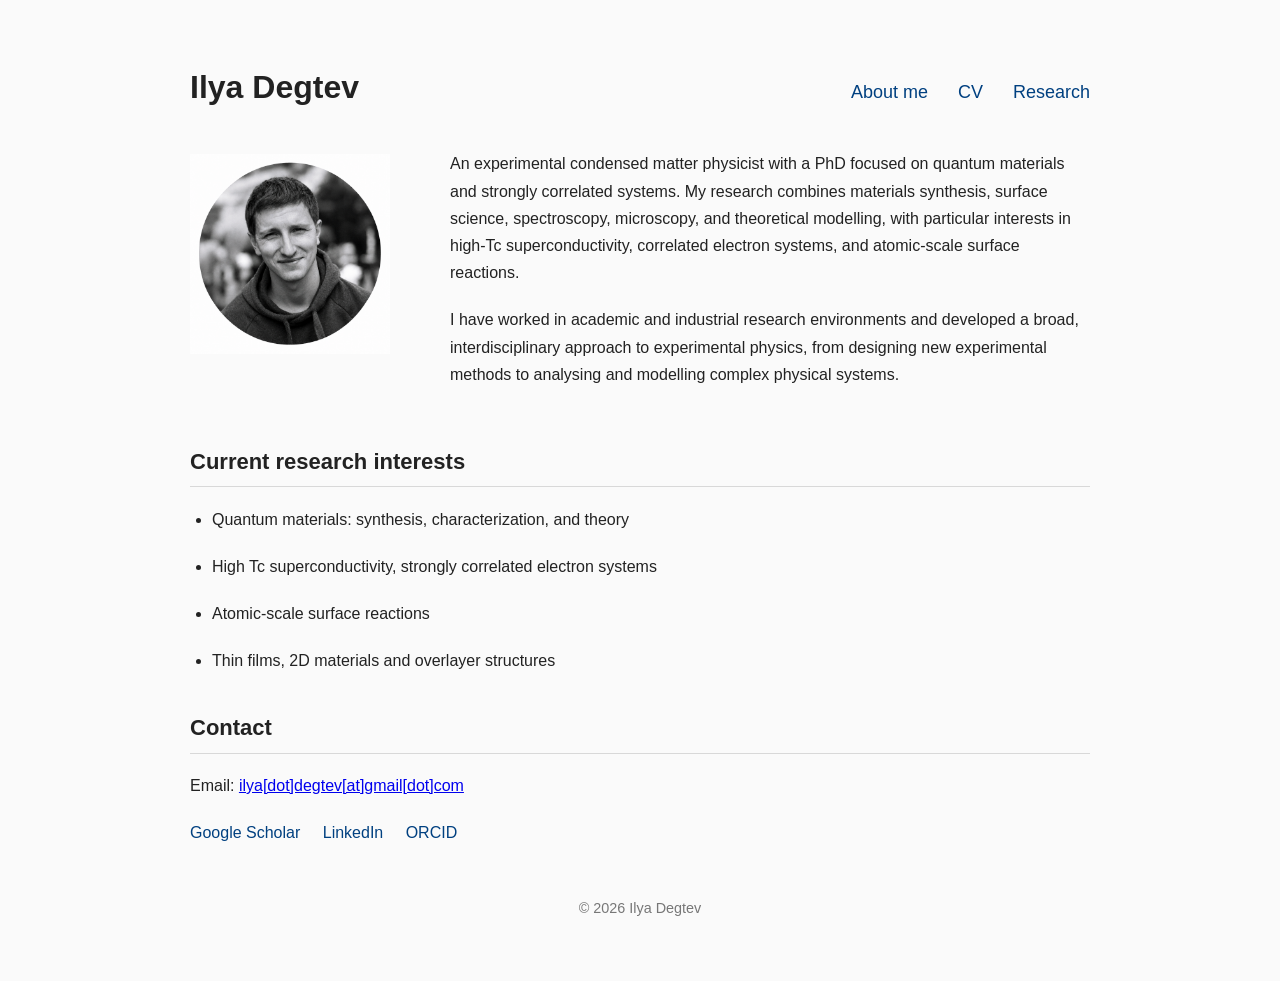
<file: index.html>
<!DOCTYPE html>
<html lang="en">

<head>
    <meta charset="UTF-8">
    <meta name="viewport" content="width=device-width, initial-scale=1.0">
    <title>Ilya Degtev</title>

    <link rel="stylesheet" href="style2.css">
</head>

<body>

<header class="top">

    <h1>Ilya Degtev</h1>

    <nav>
        <a href="index.html">About me</a>
        <a href="cv.html"> CV</a>
        <a href="research2.html">Research</a>
    </nav>

</header>


<div class="profile">

    <img src="My_photo_old.png" alt="Photo" class="photo">

    <div class="about">

        <p>
            An experimental condensed matter physicist with a PhD focused on
            quantum materials and strongly correlated systems.
            My research combines materials synthesis, surface science,
            spectroscopy, microscopy, and theoretical modelling, with
            particular interests in high-Tc superconductivity, correlated
            electron systems, and atomic-scale surface reactions.
        </p>

        <p>
            I have worked in academic and industrial research environments
            and developed a broad, interdisciplinary approach to experimental
            physics, from designing new experimental methods to analysing and
            modelling complex physical systems.
        </p>

    </div>

</div>


<h2>Current research interests</h2>

<ul>
    <li>Quantum materials: synthesis, characterization, and theory</li>
    <li>High Tc superconductivity, strongly correlated electron systems</li>
    <li>Atomic-scale surface reactions</li>
    <li>Thin films, 2D materials and overlayer structures</li>
</ul>

<h2>Contact</h2>

<p>
    Email:
    <a href="mailto:ilya.degtev@gmail.com">
        ilya[dot]degtev[at]gmail[dot]com
    </a>
</p>


<div class="links">

    <a href="https://scholar.google.com/citations?user=ADfDHHoAAAAJ&hl=en">
        Google Scholar
    </a>

    <a href="https://it.linkedin.com/in/ilya-degtev-585a05272">
        LinkedIn
    </a>

    <a href="https://orcid.org/0009-0006-9669-7552">
        ORCID
    </a>

</div>


<footer>
    © 2026 Ilya Degtev
</footer>


</body>

</html>
</file>
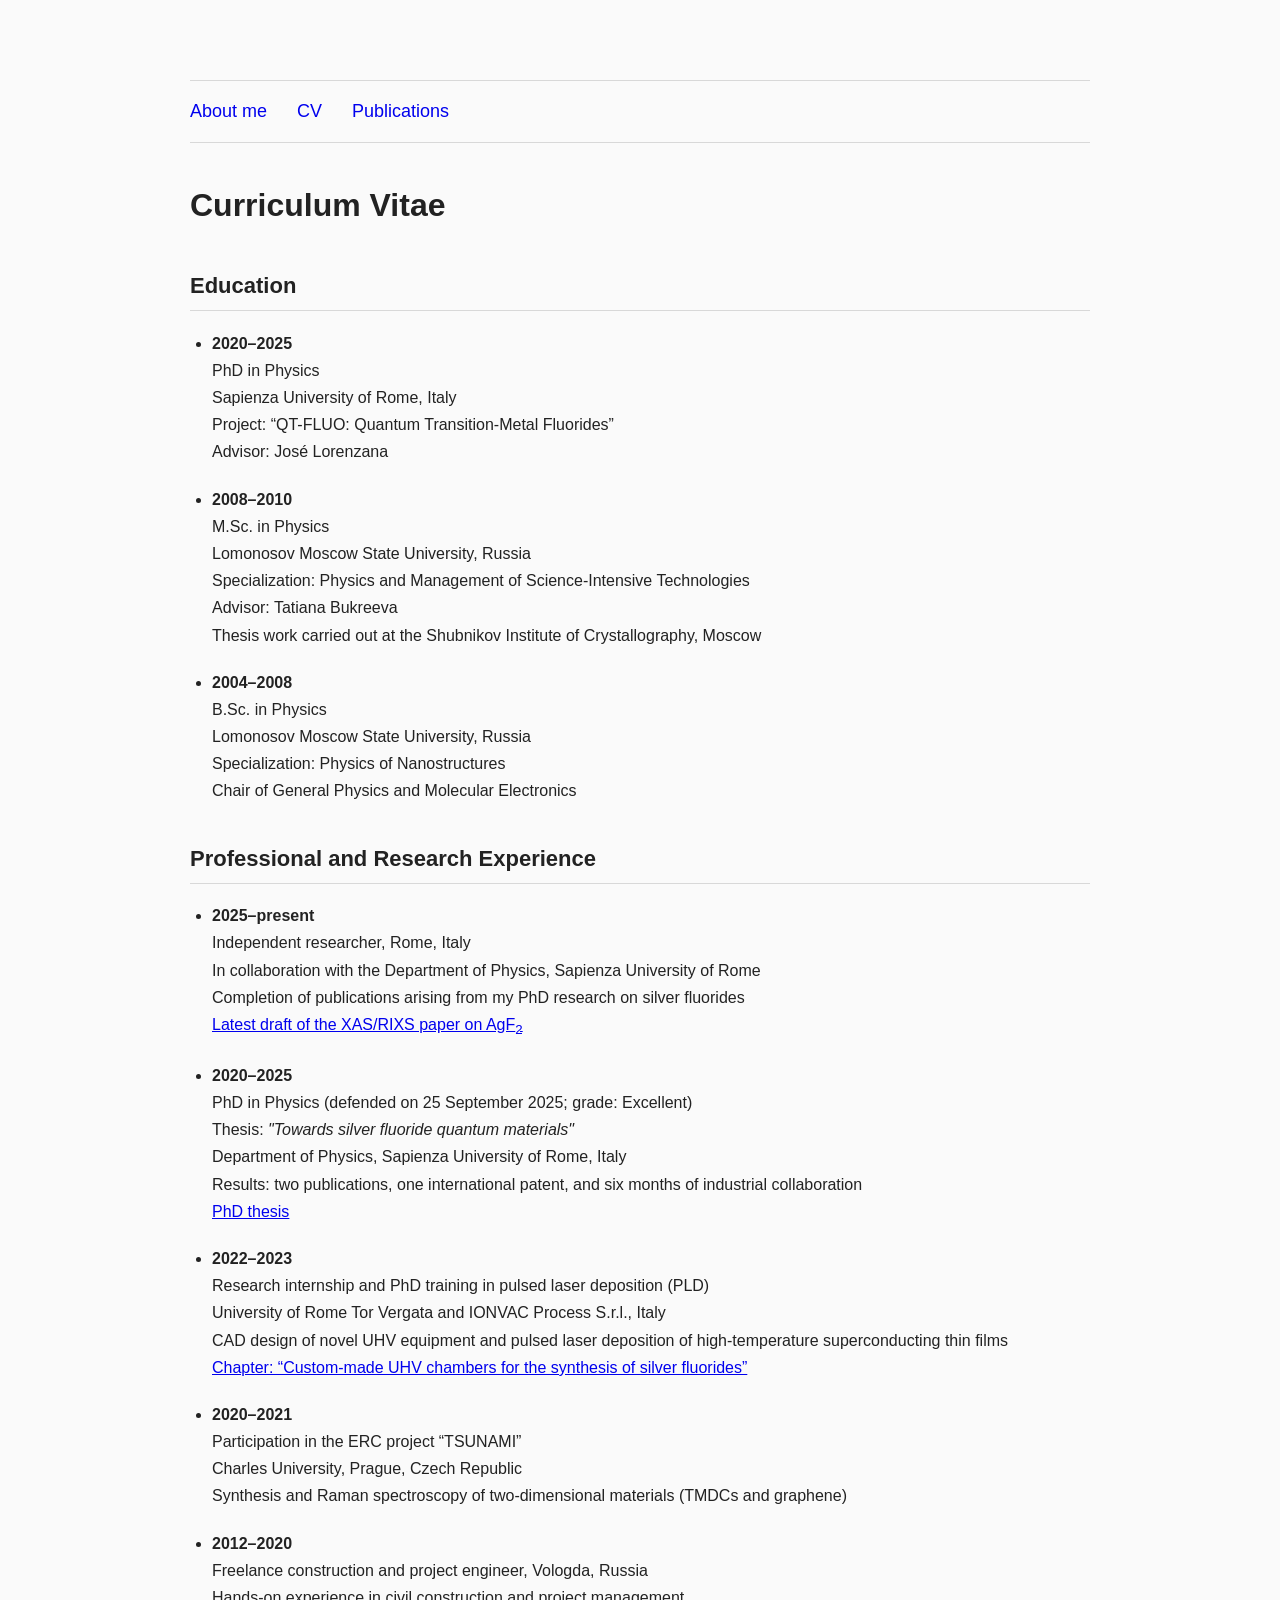
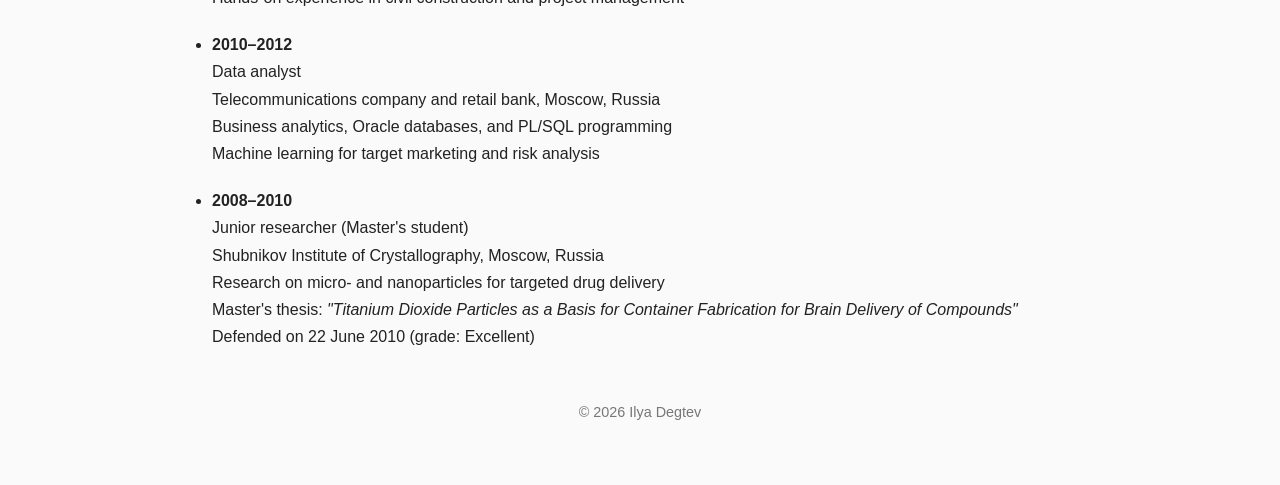
<file: CV.html>
<!DOCTYPE html>
<html lang="en">

<head>

    <meta charset="UTF-8">
    <meta name="viewport" content="width=device-width, initial-scale=1.0">

    <title>Ilya Degtev — CV</title>

    <link rel="stylesheet" href="style.css">

</head>

<body>

<nav>

    <a href="index.html">About me</a>

    <a href="cv.html">CV</a>

    <a href="publications.html">Publications</a>

</nav>

<h1>Curriculum Vitae</h1>

<h2>Education</h2>

<ul>

    <li>
        <strong>2020–2025</strong><br>

        PhD in Physics<br>

        Sapienza University of Rome, Italy<br>

        Project: “QT-FLUO: Quantum Transition-Metal Fluorides”<br>

        Advisor: José Lorenzana
    </li>

    <li>
        <strong>2008–2010</strong><br>

        M.Sc. in Physics<br>

        Lomonosov Moscow State University, Russia<br>

        Specialization: Physics and Management of Science-Intensive Technologies<br>

        Advisor: Tatiana Bukreeva<br>

        Thesis work carried out at the Shubnikov Institute of Crystallography, Moscow
    </li>

    <li>
        <strong>2004–2008</strong><br>

        B.Sc. in Physics<br>

        Lomonosov Moscow State University, Russia<br>

        Specialization: Physics of Nanostructures<br>

        Chair of General Physics and Molecular Electronics
    </li>

</ul>


<h2>Professional and Research Experience</h2>

<ul>

    <li>
        <strong>2025–present</strong><br>

        Independent researcher, Rome, Italy<br>

        In collaboration with the Department of Physics,
        Sapienza University of Rome<br>

        Completion of publications arising from my PhD research
        on silver fluorides<br>

        <a href="WM10332.pdf">
            Latest draft of the XAS/RIXS paper on AgF<sub>2</sub>
        </a>
    </li>

    <li>
        <strong>2020–2025</strong><br>

        PhD in Physics (defended on 25 September 2025; grade: Excellent)<br>

        Thesis: <i>"Towards silver fluoride quantum materials"</i><br>

        Department of Physics, Sapienza University of Rome, Italy<br>

        Results: two publications, one international patent,
        and six months of industrial collaboration<br>

        <a href="https://iris.uniroma1.it/retrieve/c30785e0-e6a7-4a7c-a895-bb835d2baa29/Tesi_dottorato_Degtev.pdf">
            PhD thesis
        </a>

    </li>

    <li>
        <strong>2022–2023</strong><br>

        Research internship and PhD training in pulsed laser deposition (PLD)<br>

        University of Rome Tor Vergata and IONVAC Process S.r.l., Italy<br>

        CAD design of novel UHV equipment and pulsed laser deposition
        of high-temperature superconducting thin films<br>

        <a href="Custom_UHV_chambers.pdf">
            Chapter: “Custom-made UHV chambers for the synthesis of silver fluorides”
        </a>

    </li>

    <li>
        <strong>2020–2021</strong><br>

        Participation in the ERC project “TSUNAMI”<br>

        Charles University, Prague, Czech Republic<br>

        Synthesis and Raman spectroscopy of two-dimensional materials
        (TMDCs and graphene)

    </li>

    <li>
        <strong>2012–2020</strong><br>

        Freelance construction and project engineer,
        Vologda, Russia<br>

        Hands-on experience in civil construction
        and project management

    </li>

    <li>
        <strong>2010–2012</strong><br>

        Data analyst<br>

        Telecommunications company and retail bank,
        Moscow, Russia<br>

        Business analytics, Oracle databases,
        and PL/SQL programming<br>

        Machine learning for target marketing
        and risk analysis

    </li>

    <li>
        <strong>2008–2010</strong><br>

        Junior researcher (Master's student)<br>

        Shubnikov Institute of Crystallography,
        Moscow, Russia<br>

        Research on micro- and nanoparticles
        for targeted drug delivery<br>

        Master's thesis:
        <i>
            "Titanium Dioxide Particles as a Basis
            for Container Fabrication for Brain Delivery
            of Compounds"
        </i><br>

        Defended on 22 June 2010 (grade: Excellent)

    </li>

</ul>

<footer>

    © 2026 Ilya Degtev

</footer>

</body>

</html>
</file>
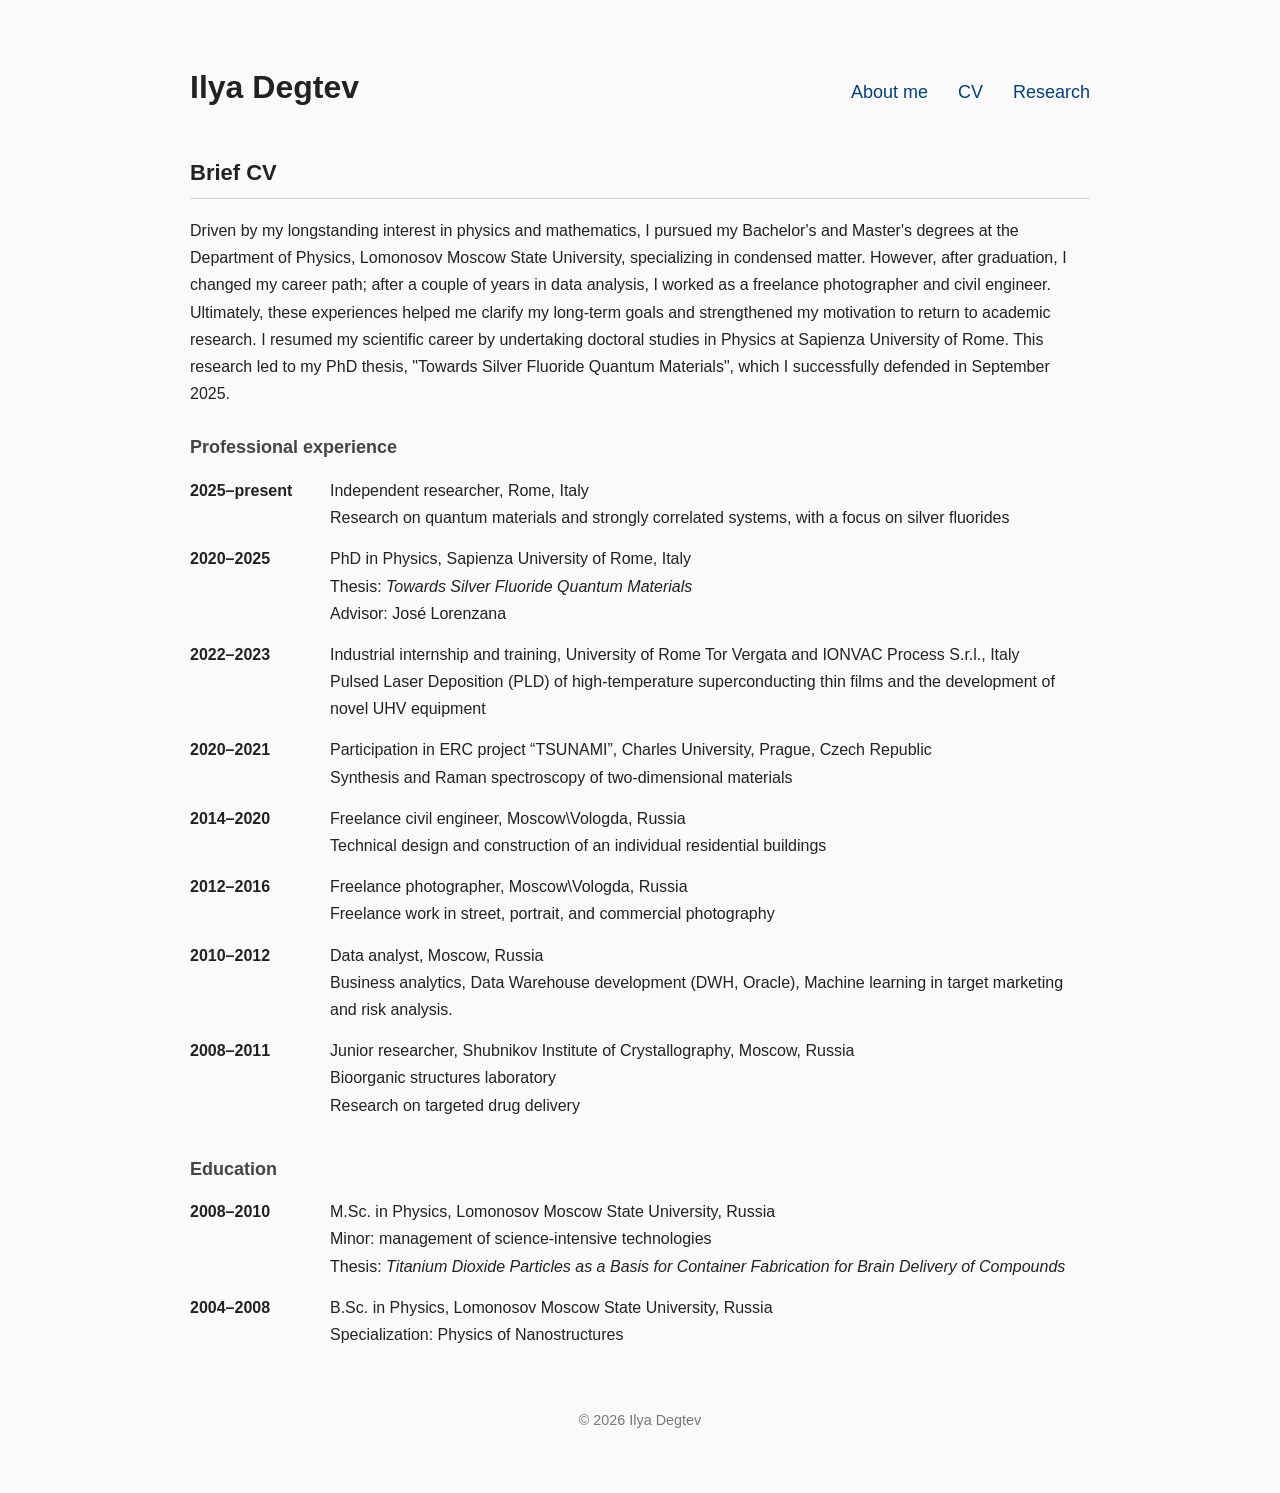
<file: cv.html>
<!DOCTYPE html>
<html lang="en">

<head>
    <meta charset="UTF-8">
    <meta name="viewport" content="width=device-width, initial-scale=1.0">

    <title>Ilya Degtev — CV</title>

    <link rel="stylesheet" href="style2.css">
</head>

<body>

<header class="top">

    <h1>Ilya Degtev</h1>

    <nav>
        <a href="index.html">About me</a>
        <a href="cv.html">CV</a>
        <a href="research2.html">Research</a>
    </nav>

</header>

    <h2>Brief CV</h2>


<p>
Driven by my longstanding interest in physics and mathematics, 
I pursued my Bachelor's and Master's degrees at the Department of Physics, 
Lomonosov Moscow State University, specializing in condensed matter. 
However, after graduation, I changed my career path; after a couple of years in data analysis, 
I worked as a freelance photographer and civil engineer. Ultimately, these experiences helped me clarify 
my long-term goals and strengthened my motivation to return to academic research. 
I resumed my scientific career by undertaking doctoral studies in Physics at Sapienza University of Rome. 
This research led to my PhD thesis, "Towards Silver Fluoride Quantum Materials", which I successfully defended in September 2025.
</p>
    
<h3> Professional experience</h3>
    <table>

        <tr>
            <td><strong>2025–present</strong></td>
            <td>
                Independent researcher, Rome, Italy<br>
                Research on quantum materials and strongly correlated systems,
                with a focus on silver fluorides
            </td>
        </tr>

        <tr>
            <td><strong>2020–2025</strong></td>
            <td>
                PhD in Physics, Sapienza University of Rome, Italy<br>
                Thesis: <i>Towards Silver Fluoride Quantum Materials</i><br>
                Advisor: José Lorenzana
            </td>
        </tr>

        <tr>
            <td><strong>2022–2023</strong></td>
            <td>
                Industrial internship and training,
                University of Rome Tor Vergata and IONVAC Process S.r.l., Italy<br>
                Pulsed Laser Deposition (PLD) of high-temperature superconducting
                thin films and the development of novel UHV equipment
            </td>
        </tr>

        <tr>
            <td><strong>2020–2021</strong></td>
            <td>
                Participation in ERC project “TSUNAMI”,
                Charles University, Prague, Czech Republic<br>
                Synthesis and Raman spectroscopy of two-dimensional materials
            </td>
        </tr>

        <tr>
            <td><strong>2014–2020</strong></td>
            <td>
                Freelance civil engineer, Moscow\Vologda, Russia<br>
                Technical design and construction of an individual
                residential buildings
            </td>
        </tr>


        <tr>
            <td><strong>2012–2016</strong></td>
            <td>
                Freelance photographer, Moscow\Vologda, Russia<br>
                Freelance work in street, portrait, and commercial photography 
            </td>
        </tr>

        
        <tr>
            <td><strong>2010–2012</strong></td>
            <td>
                Data analyst, Moscow, Russia<br>
                Business analytics, Data Warehouse development (DWH, Oracle),
                Machine learning in target marketing and risk analysis.
            </td>
        </tr>

        <tr>
            <td><strong>2008–2011</strong></td>
            <td>
                Junior researcher, Shubnikov Institute of Crystallography, Moscow, Russia<br>
                Bioorganic structures laboratory<br>
                Research on targeted drug delivery
            </td>
        </tr>
        

 </table>

<h3> Education </h3>

<table>        
        <tr>
            <td><strong>2008–2010</strong></td>
            <td>
                M.Sc. in Physics, Lomonosov Moscow State University, Russia<br>
                Minor: management of science-intensive technologies <br>
                Thesis: <i> Titanium Dioxide Particles as a Basis for Container Fabrication for Brain Delivery of Compounds</i>
            </td>
        </tr>

        <tr>
            <td><strong>2004–2008</strong></td>
            <td>
                B.Sc. in Physics, Lomonosov Moscow State University, Russia<br>
                Specialization: Physics of Nanostructures
            </td>
        </tr>

    </table>

    <footer>
        © 2026 Ilya Degtev
    </footer>

</body>
</html>
</file>
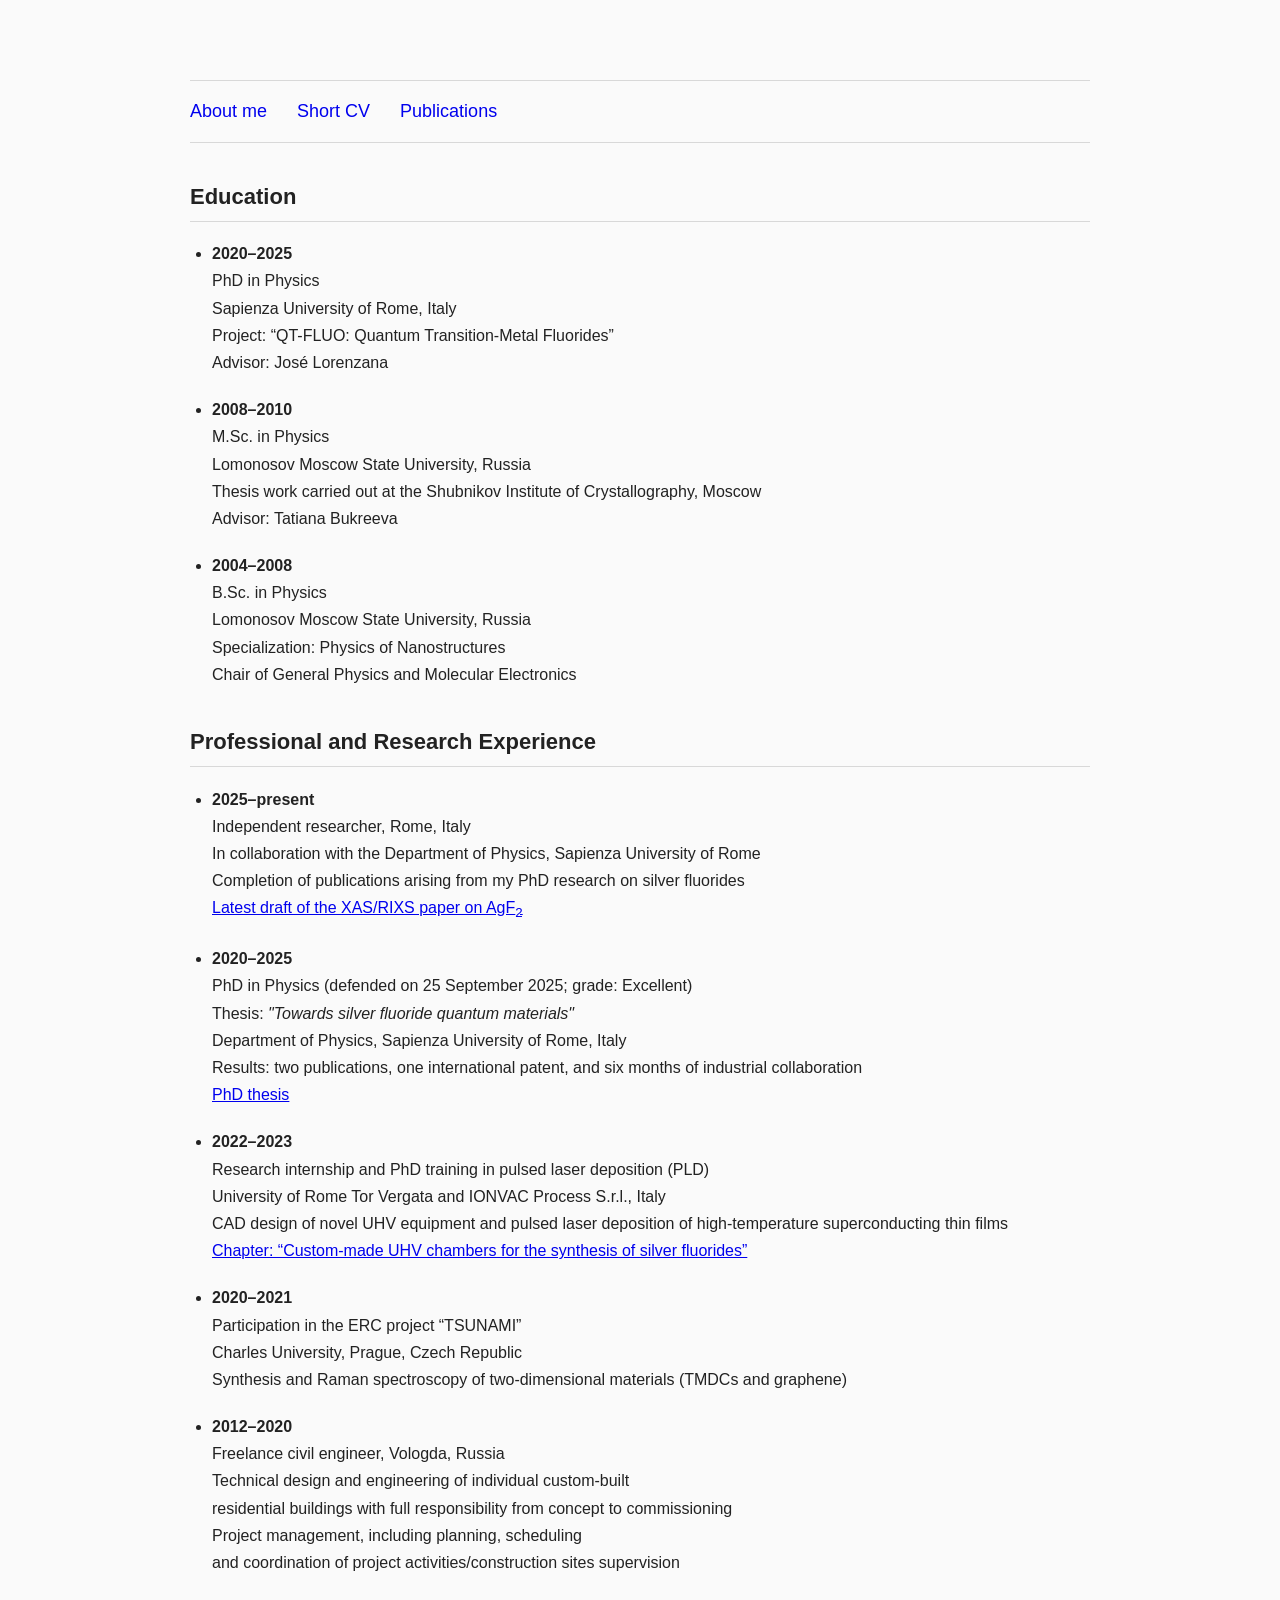
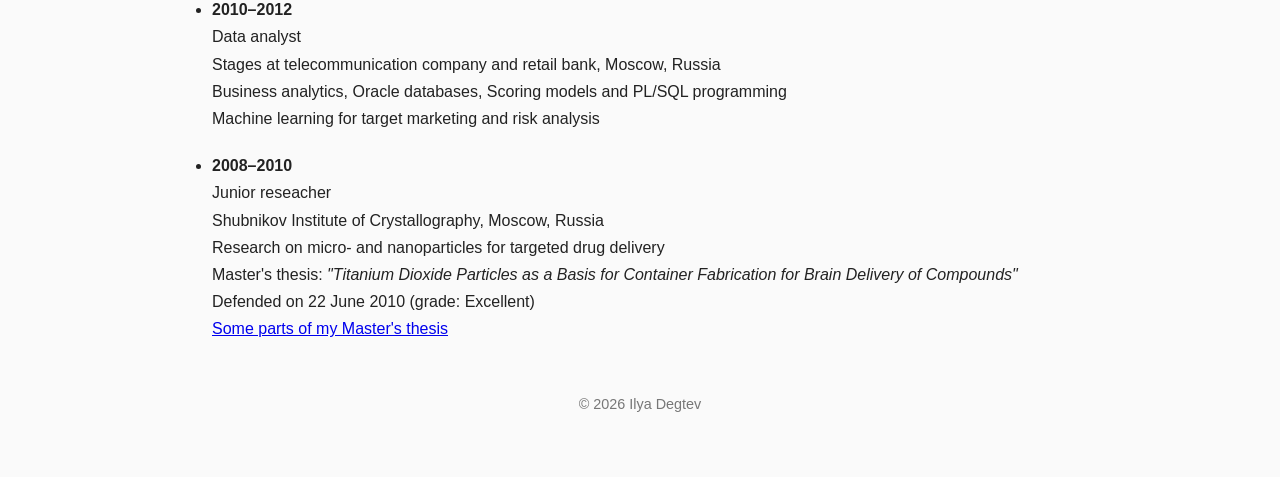
<file: cv3.html>
<!DOCTYPE html>
<html lang="en">

<head>

    <meta charset="UTF-8">
    <meta name="viewport" content="width=device-width, initial-scale=1.0">

    <title>Ilya Degtev — CV</title>

    <link rel="stylesheet" href="style.css">

</head>

<body>

<nav>

    <a href="index.html">About me</a>

    <a href="cv.html">Short CV</a>

    <a href="publications.html">Publications</a>

</nav>



<!--
    
<h3>Methods and techniques</h3>

<ul>
    <li>Scanning tunnelling microscopy (STM)</li>
    <li>X-ray absorption spectroscopy (XAS)</li>
    <li>Resonant inelastic X-ray scattering (RIXS)</li>
    <li>Polarized cryomagnetic Raman spectroscopy</li>
    <li>Density Functional Theory (DFT)</li>
</ul>

-->

<h2>Education</h2>

<ul>

    <li>
        <strong>2020–2025</strong><br>

        PhD in Physics<br>

        Sapienza University of Rome, Italy<br>

        Project: “QT-FLUO: Quantum Transition-Metal Fluorides”<br>

        Advisor: José Lorenzana
    </li>

    <li>
        <strong>2008–2010</strong><br>

        M.Sc. in Physics<br>

        Lomonosov Moscow State University, Russia<br>

        Thesis work carried out at the Shubnikov Institute of Crystallography, Moscow<br>

        Advisor: Tatiana Bukreeva<br>

        
    </li>

    <li>
        <strong>2004–2008</strong><br>

        B.Sc. in Physics<br>

        Lomonosov Moscow State University, Russia<br>

        Specialization: Physics of Nanostructures<br>

        Chair of General Physics and Molecular Electronics
    </li>

</ul>


<h2>Professional and Research Experience</h2>

<ul>

    <li>
        <strong>2025–present</strong><br>

        Independent researcher, Rome, Italy<br>

        In collaboration with the Department of Physics,
        Sapienza University of Rome<br>

        Completion of publications arising from my PhD research
        on silver fluorides<br>

        <a href="WM10332.pdf">
            Latest draft of the XAS/RIXS paper on AgF<sub>2</sub>
        </a>
    </li>

    <li>
        <strong>2020–2025</strong><br>

        PhD in Physics (defended on 25 September 2025; grade: Excellent)<br>

        Thesis: <i>"Towards silver fluoride quantum materials"</i><br>

        Department of Physics, Sapienza University of Rome, Italy<br>

        Results: two publications, one international patent,
        and six months of industrial collaboration<br>

        <a href="https://iris.uniroma1.it/retrieve/c30785e0-e6a7-4a7c-a895-bb835d2baa29/Tesi_dottorato_Degtev.pdf">
            PhD thesis
        </a>

    </li>

    <li>
        <strong>2022–2023</strong><br>

        Research internship and PhD training in pulsed laser deposition (PLD)<br>

        University of Rome Tor Vergata and IONVAC Process S.r.l., Italy<br>

        CAD design of novel UHV equipment and pulsed laser deposition
        of high-temperature superconducting thin films<br>

        <a href="Custom_UHV_chambers.pdf">
            Chapter: “Custom-made UHV chambers for the synthesis of silver fluorides”
        </a>

    </li>

    <li>
        <strong>2020–2021</strong><br>

        Participation in the ERC project “TSUNAMI”<br>

        Charles University, Prague, Czech Republic<br>

        Synthesis and Raman spectroscopy of two-dimensional materials
        (TMDCs and graphene)

    </li>

    <li>
        <strong>2012–2020</strong><br>

        Freelance civil engineer,
        Vologda, Russia<br>
        Technical design and engineering of individual custom-built<br>
        residential buildings with full responsibility from concept to commissioning<br>
        Project management, including planning, scheduling<br>
        and coordination of project activities/construction sites supervision<br>
        
    </li>

    <li>
        <strong>2010–2012</strong><br>

        Data analyst<br>

        Stages at telecommunication company and retail bank,
        Moscow, Russia<br>

        Business analytics, Oracle databases, Scoring models
        and PL/SQL programming<br>

        Machine learning for target marketing
        and risk analysis

    </li>

    <li>
        <strong>2008–2010</strong><br>

        Junior reseacher<br>

        Shubnikov Institute of Crystallography,
        Moscow, Russia<br>

        Research on micro- and nanoparticles
        for targeted drug delivery<br>

        Master's thesis:
        <i>
            "Titanium Dioxide Particles as a Basis
            for Container Fabrication for Brain Delivery
            of Compounds"
        </i><br>

        Defended on 22 June 2010 (grade: Excellent) <br>

        <a href="Master_thesis_part.pdf">Some parts of my Master's thesis</a>

    </li>



</ul>

<footer>

    © 2026 Ilya Degtev

</footer>

</body>

</html>
</file>
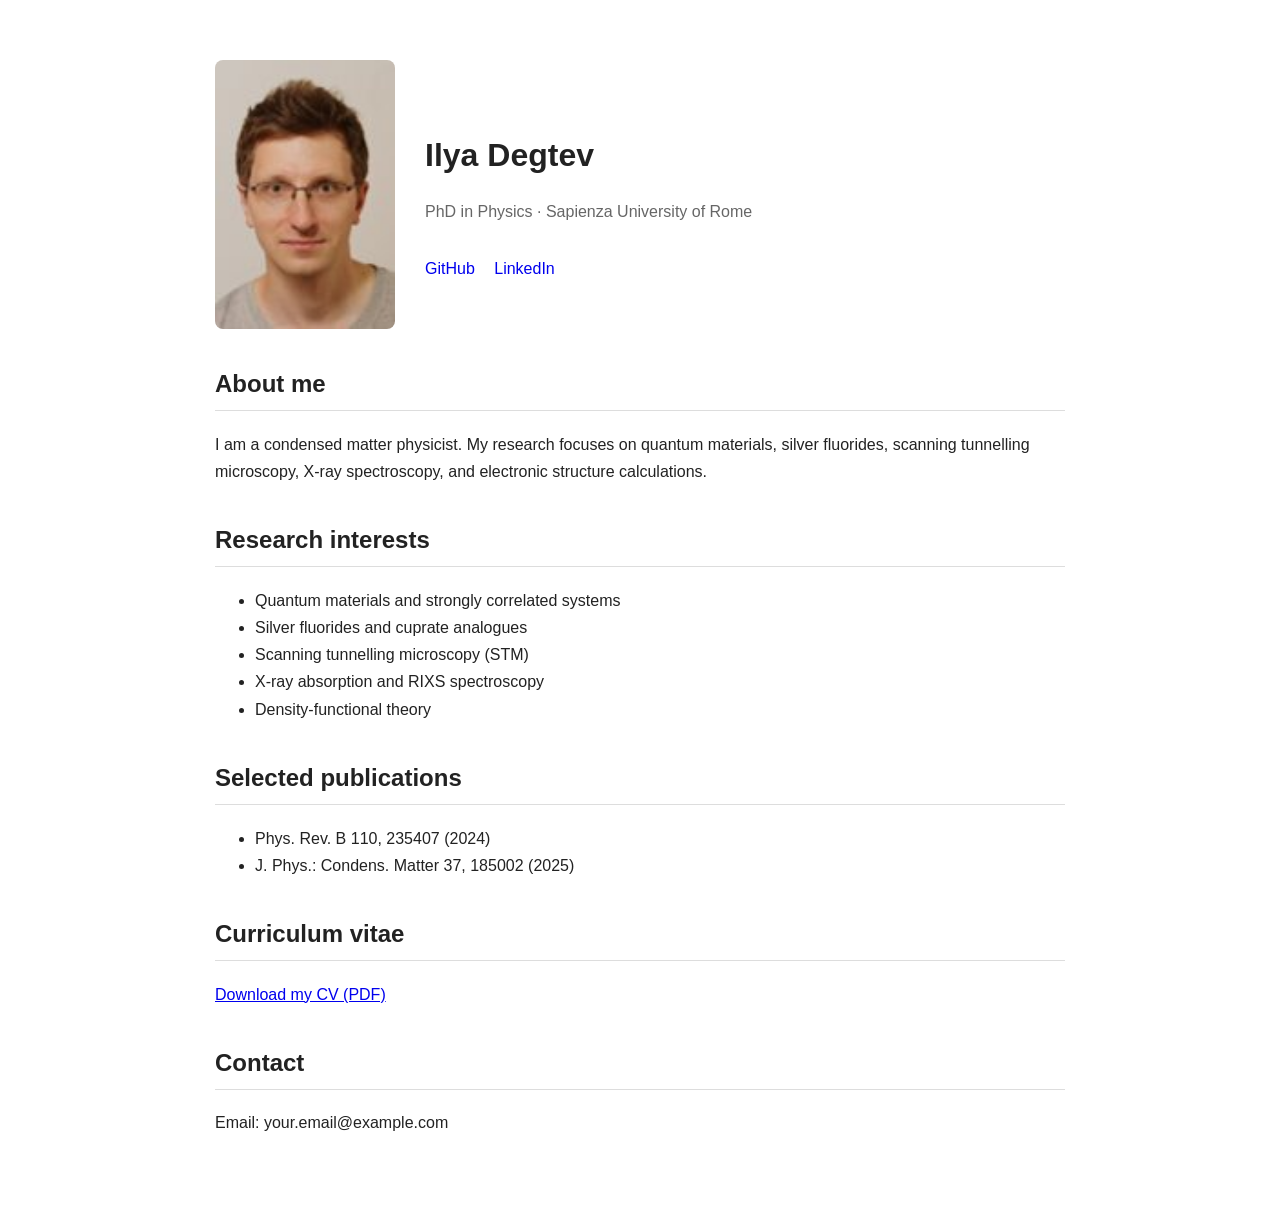
<file: index2.html>
<!DOCTYPE html>
<html lang="en">

<head>
    <meta charset="UTF-8">
    <meta name="viewport" content="width=device-width, initial-scale=1.0">
    <title>Ilya Degtev</title>

    <style>

        body {
            max-width: 850px;
            margin: 40px auto;
            padding: 20px;
            font-family: Arial, sans-serif;
            line-height: 1.7;
            color: #222;
        }

        h1 {
            margin-bottom: 5px;
        }

        h2 {
            margin-top: 35px;
            border-bottom: 1px solid #ddd;
            padding-bottom: 5px;
        }

        .subtitle {
            color: #666;
            margin-bottom: 30px;
        }

        .links a {
            margin-right: 15px;
            text-decoration: none;
        }

        .photo {
            width: 180px;
            border-radius: 8px;
        }

        .header {
            display: flex;
            gap: 30px;
            align-items: center;
            flex-wrap: wrap;
        }

    </style>
</head>

<body>

    <div class="header">

        <img src="photo.jpg" alt="Photo" class="photo">

        <div>

            <h1>Ilya Degtev</h1>

            <p class="subtitle">
                PhD in Physics · Sapienza University of Rome
            </p>

            <div class="links">
                <a href="https://github.com/ilyadegtev">GitHub</a>
                <a href="https://it.linkedin.com/in/ilya-degtev-585a05272">LinkedIn</a>
            </div>

        </div>

    </div>

    <h2>About me</h2>

    <p>
        I am a condensed matter physicist. My research focuses on quantum materials,
        silver fluorides, scanning tunnelling microscopy, X-ray spectroscopy,
        and electronic structure calculations.
    </p>

    <h2>Research interests</h2>

    <ul>
        <li>Quantum materials and strongly correlated systems</li>
        <li>Silver fluorides and cuprate analogues</li>
        <li>Scanning tunnelling microscopy (STM)</li>
        <li>X-ray absorption and RIXS spectroscopy</li>
        <li>Density-functional theory</li>
    </ul>

    <h2>Selected publications</h2>

    <ul>
        <li>
            Phys. Rev. B 110, 235407 (2024)
        </li>

        <li>
            J. Phys.: Condens. Matter 37, 185002 (2025)
        </li>
    </ul>

    <h2>Curriculum vitae</h2>

    <p>
        <a href="CV.pdf">Download my CV (PDF)</a>
    </p>

    <h2>Contact</h2>

    <p>
        Email: your.email@example.com
    </p>

</body>

</html>
</file>
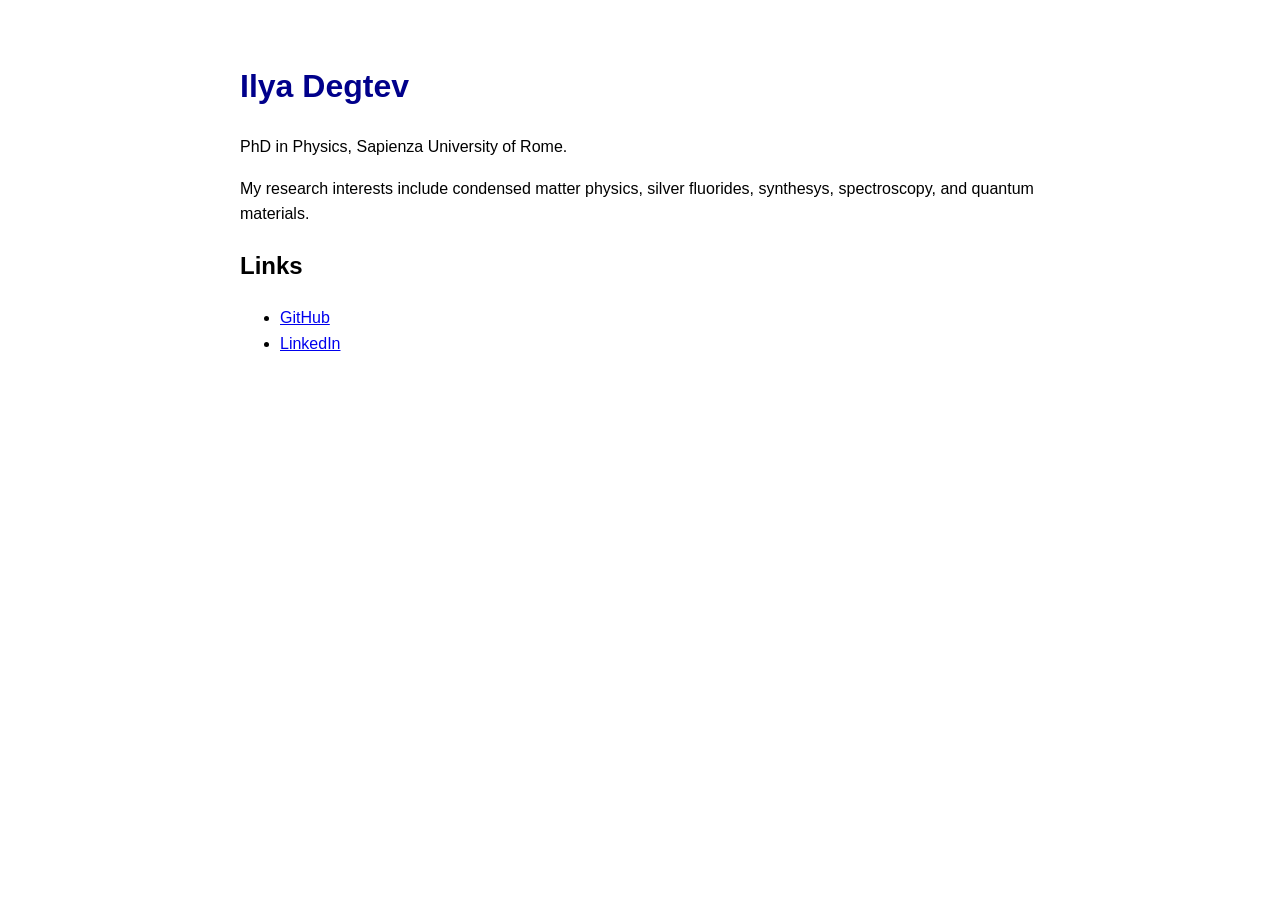
<file: index3.html>
<!DOCTYPE html>
<html>
<head>
    <title>Ilya Degtev</title>
<style>
body {
    max-width: 800px;
    margin: auto;
    font-family: Arial, sans-serif;
    line-height: 1.6;
    padding: 40px;
}

h1 {
    color: darkblue;
}
</style>

</head>

<body>
    <h1>Ilya Degtev</h1>

    <p>PhD in Physics, Sapienza University of Rome.</p>

    <p>
        My research interests include condensed matter physics,
        silver fluorides, synthesys, spectroscopy, and quantum materials.
    </p>

    <h2>Links</h2>

    <ul>
        <li><a href="https://github.com/ilyadegtev">GitHub</a></li>
        <li><a href="https://it.linkedin.com/in/ilya-degtev-585a05272">LinkedIn</a></li>
    </ul>
</body>
</html>
</file>
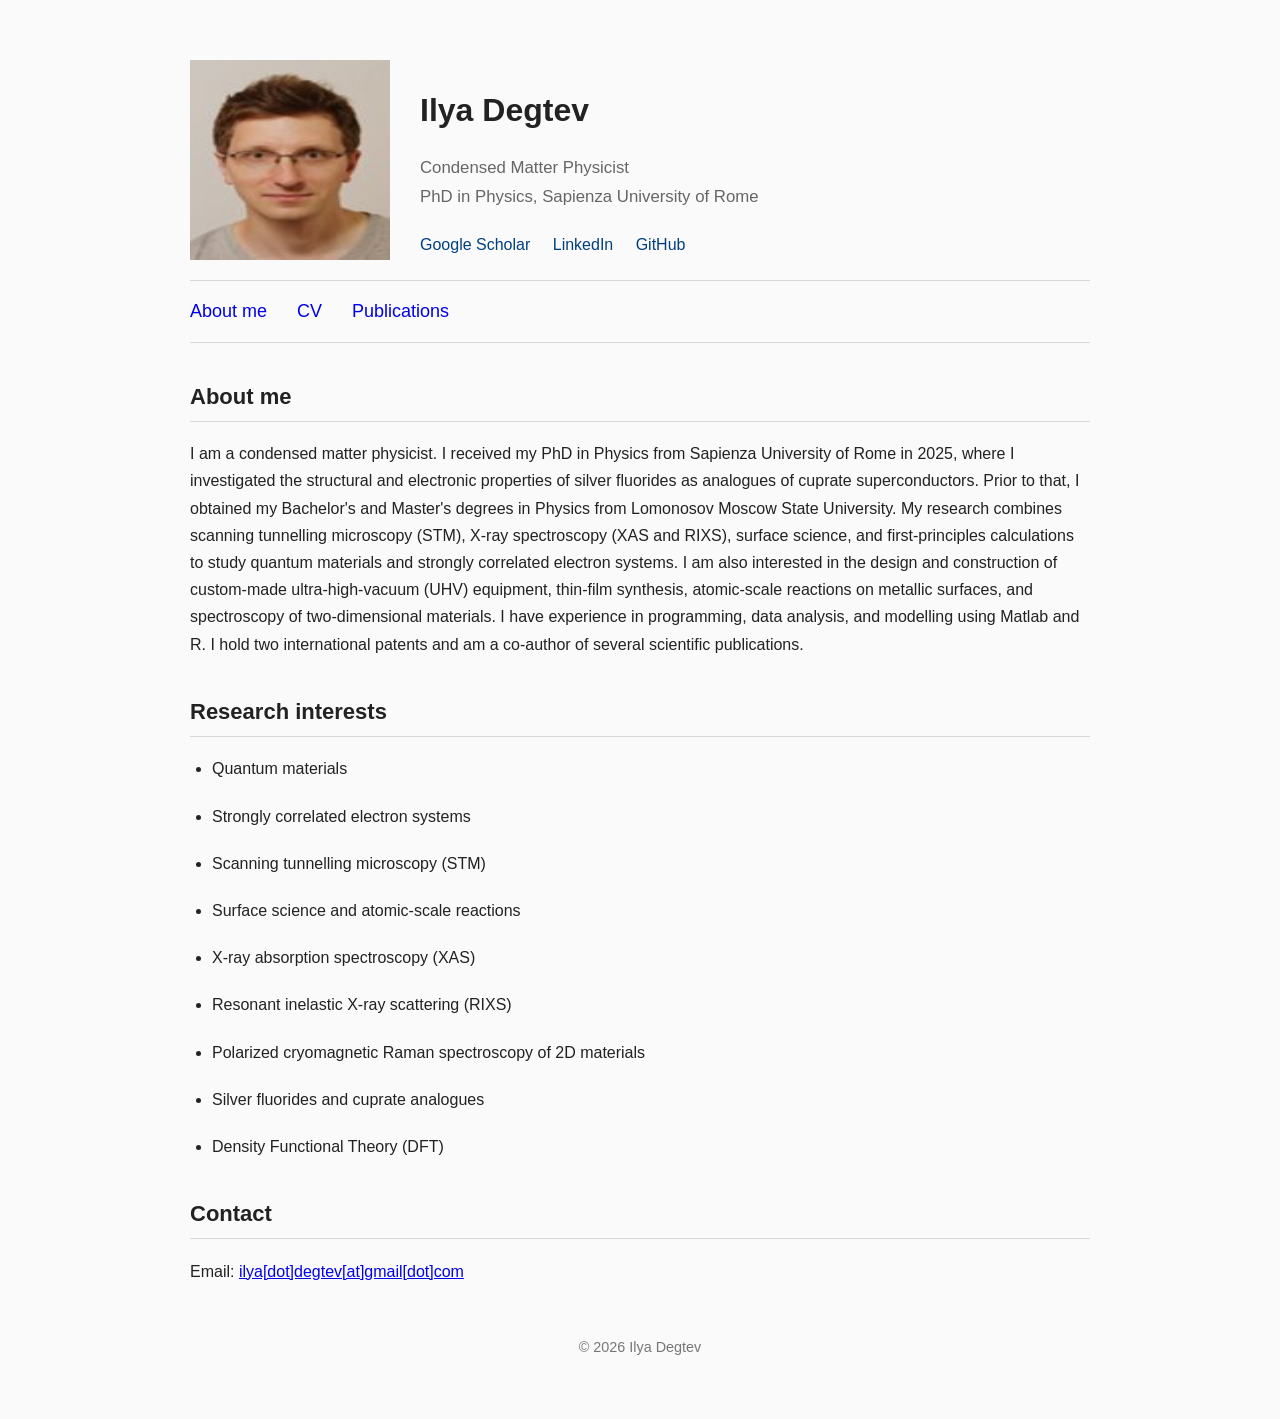
<file: index_new.html>
<!DOCTYPE html>
<html lang="en">

<head>
    <meta charset="UTF-8">
    <meta name="viewport" content="width=device-width, initial-scale=1.0">
    <title>Ilya Degtev</title>

    <link rel="stylesheet" href="style.css">
</head>


<body>


    
<div class="header">

    <img src="photo.jpg" alt="Photo" class="photo">

    <div class="profile-info">

        <h1>Ilya Degtev</h1>

        <p class="subtitle">
            Condensed Matter Physicist<br>
            PhD in Physics, Sapienza University of Rome
        </p>

        <div class="links">

            <a href="https://scholar.google.com/citations?user=ADfDHHoAAAAJ&hl=en">
                Google Scholar
            </a>

            <a href="https://it.linkedin.com/in/ilya-degtev-585a05272">
                LinkedIn
            </a>

            <a href="https://github.com/ilyadegtev">
                GitHub
            </a>

        </div>

    </div>

</div>

    
<nav>
    <a href="index.html">About me</a>
    <a href="cv.html">CV</a>
    <a href="publications.html">Publications</a>
</nav>



<h2>About me</h2>

<p>
I am a condensed matter physicist. I received my PhD in Physics from
Sapienza University of Rome in 2025, where I investigated the structural
and electronic properties of silver fluorides as analogues of cuprate
superconductors. Prior to that, I obtained my Bachelor's and Master's
degrees in Physics from Lomonosov Moscow State University.

My research combines scanning tunnelling microscopy (STM), X-ray spectroscopy
(XAS and RIXS), surface science, and first-principles calculations to study
quantum materials and strongly correlated electron systems.

I am also interested in the design and construction of custom-made
ultra-high-vacuum (UHV) equipment, thin-film synthesis, atomic-scale reactions
on metallic surfaces, and spectroscopy of two-dimensional materials.

I have experience in programming, data analysis, and modelling using Matlab
and R. I hold two international patents and am a co-author of several
scientific publications.
</p>



<h2>Research interests</h2>

<ul>

<li>Quantum materials</li>

<li>Strongly correlated electron systems</li>

<li>Scanning tunnelling microscopy (STM)</li>

<li>Surface science and atomic-scale reactions</li>

<li>X-ray absorption spectroscopy (XAS)</li>

<li>Resonant inelastic X-ray scattering (RIXS)</li>

<li>Polarized cryomagnetic Raman spectroscopy of 2D materials</li>

<li>Silver fluorides and cuprate analogues</li>

<li>Density Functional Theory (DFT)</li>

</ul>


<h2>Contact</h2>

<p>
Email:
<a href="mailto:ilya.degtev@gmail.com">
ilya[dot]degtev[at]gmail[dot]com
</a>
</p>



<footer>
© 2026 Ilya Degtev
</footer>


</body>

</html>
</file>
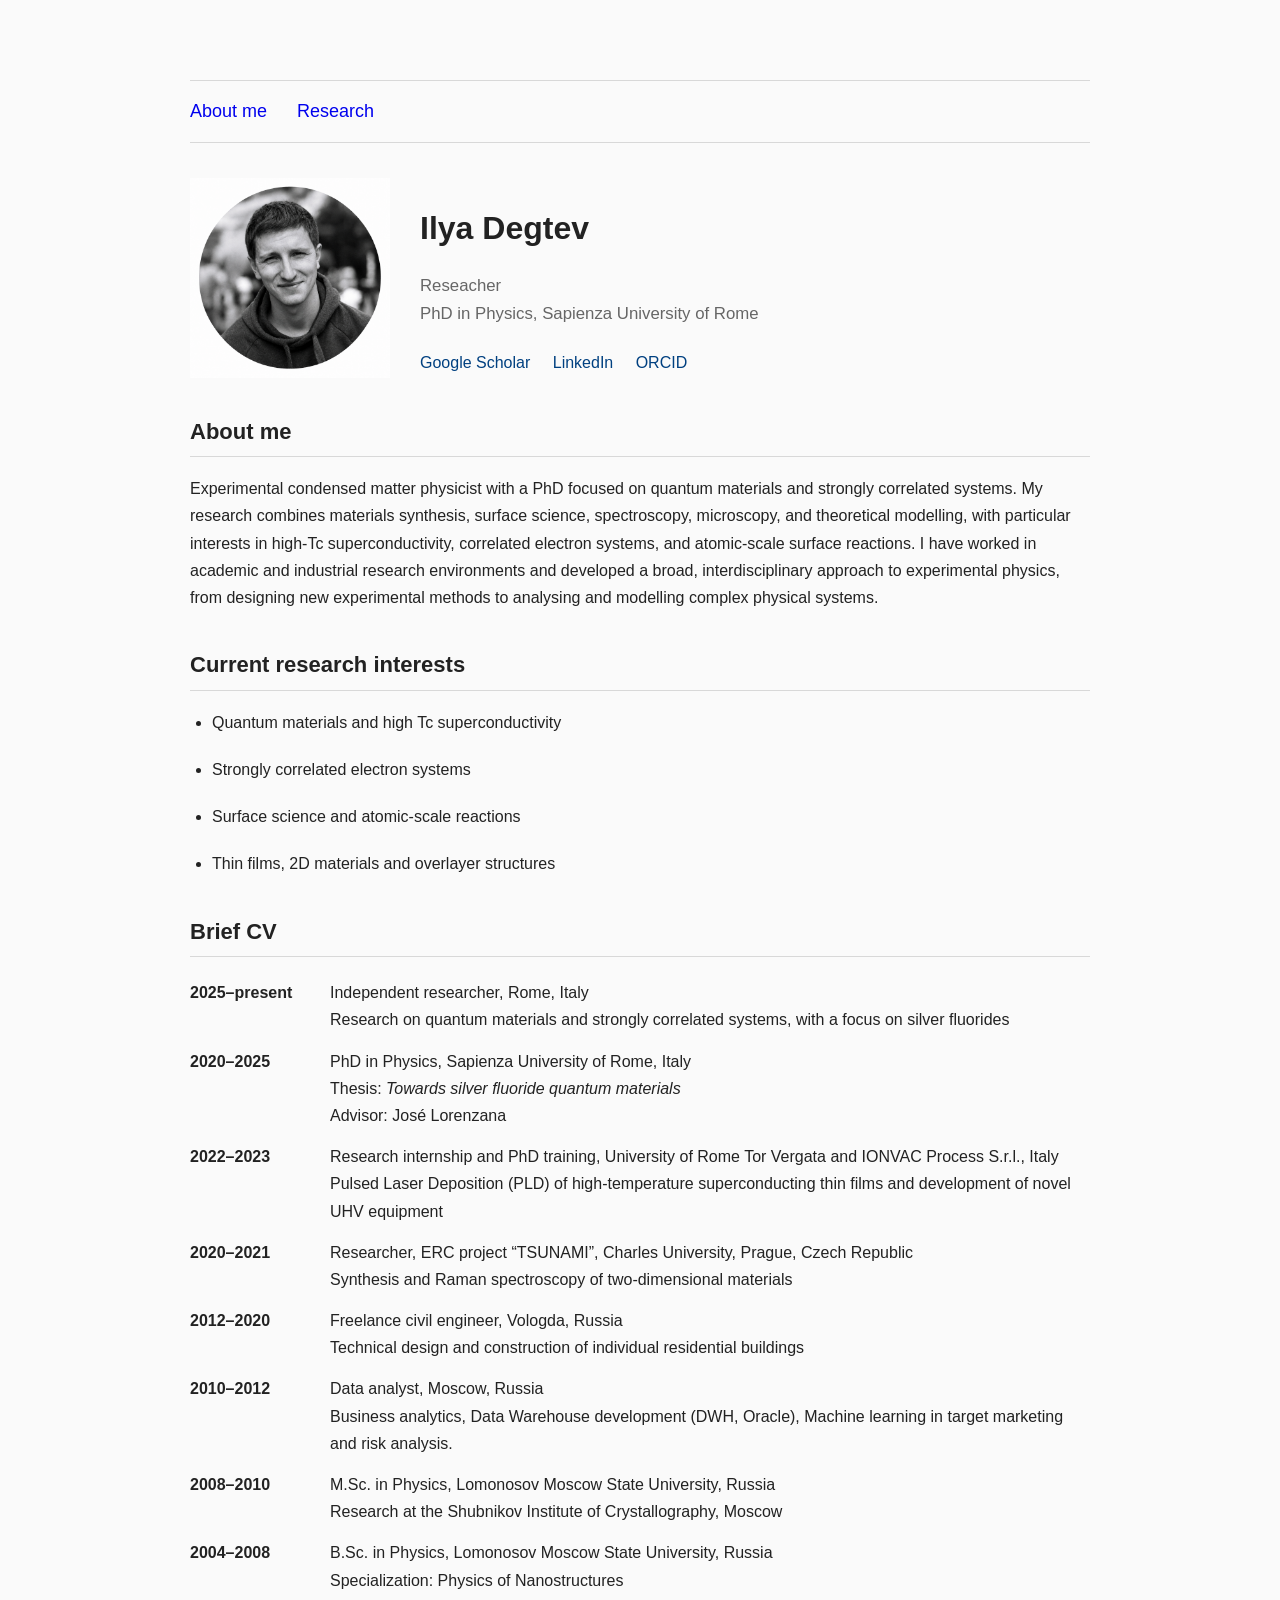
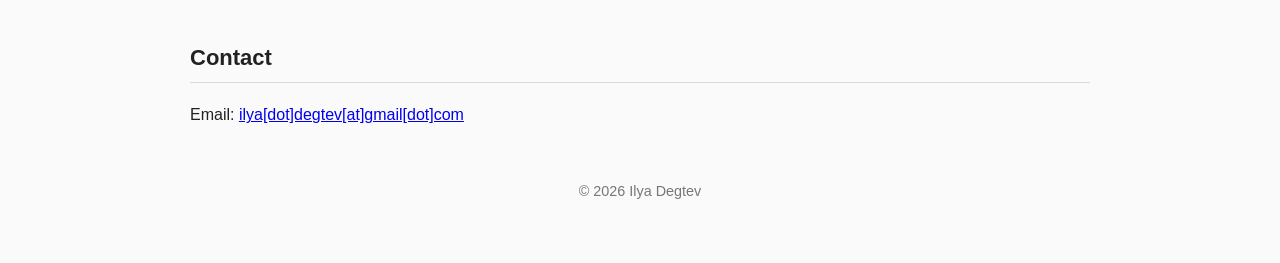
<file: index_old.html>
<!DOCTYPE html>
<html lang="en">

<head>
    <meta charset="UTF-8">
    <meta name="viewport" content="width=device-width, initial-scale=1.0">
    <title>Ilya Degtev</title>

    <link rel="stylesheet" href="style.css">
</head>


<body>

    <nav>
    <a href="index.html">About me</a>
    <a href="research.html">Research</a>
    </nav>



    
<div class="header">

    <img src="My_photo_old.png" alt="Photo" class="photo">

    <div class="profile-info">

        <h1>Ilya Degtev</h1>

        <p class="subtitle">
            Reseacher <br>
            PhD in Physics, Sapienza University of Rome
        </p>

        <div class="links">

            <a href="https://scholar.google.com/citations?user=ADfDHHoAAAAJ&hl=en">
                Google Scholar
            </a>

            <a href="https://it.linkedin.com/in/ilya-degtev-585a05272">
                LinkedIn
            </a>

            <a href="https://orcid.org/0009-0006-9669-7552">
                ORCID
            </a>    

        </div>

    </div>

</div>
    

<h2>About me</h2>

<p>
Experimental condensed matter physicist with a PhD focused on quantum materials and strongly correlated systems. 
My research combines materials synthesis, surface science, spectroscopy, microscopy, and theoretical modelling, with particular interests in high-Tc superconductivity, 
correlated electron systems, and atomic-scale surface reactions. I have worked in academic and industrial research environments and developed a broad, interdisciplinary approach to experimental physics, from designing new experimental methods to analysing and modelling complex physical systems.
</p>


<h2>Current research interests</h2>

<ul>
    <li>Quantum materials and high Tc superconductivity</li>
    <li>Strongly correlated electron systems</li>
    <li>Surface science and atomic-scale reactions</li>
    <li>Thin films, 2D materials and overlayer structures</li>
</ul>


<h2>Brief CV</h2>

<table>

    <tr>
        <td><strong>2025–present</strong></td>
        <td>
            Independent researcher, Rome, Italy<br>
            Research on quantum materials and strongly correlated systems,
            with a focus on silver fluorides
        </td>
    </tr>

    <tr>
        <td><strong>2020–2025</strong></td>
        <td>
            PhD in Physics, Sapienza University of Rome, Italy<br>
            Thesis: <i>Towards silver fluoride quantum materials</i><br>
            Advisor: José Lorenzana
        </td>
    </tr>

    <tr>
        <td><strong>2022–2023</strong></td>
        <td>
            Research internship and PhD training,
            University of Rome Tor Vergata and IONVAC Process S.r.l., Italy<br>
            Pulsed Laser Deposition (PLD) of high-temperature superconducting
            thin films and development of novel UHV equipment
        </td>
    </tr>

    <tr>
        <td><strong>2020–2021</strong></td>
        <td>
            Researcher, ERC project “TSUNAMI”,
            Charles University, Prague, Czech Republic<br>
            Synthesis and Raman spectroscopy of two-dimensional materials
        </td>
    </tr>

    <tr>
        <td><strong>2012–2020</strong></td>
        <td>
            Freelance civil engineer, Vologda, Russia<br>
            Technical design and construction of individual
            residential buildings
        </td>
    </tr>

    <tr>
        <td><strong>2010–2012</strong></td>
        <td>
            Data analyst, Moscow, Russia<br>
            Business analytics, Data Warehouse development (DWH, Oracle), Machine learning in target marketing and risk analysis.
        </td>
    </tr>

    <tr>
        <td><strong>2008–2010</strong></td>
        <td>
            M.Sc. in Physics, Lomonosov Moscow State University, Russia<br>
            Research at the Shubnikov Institute of Crystallography, Moscow
        </td>
    </tr>

    <tr>
        <td><strong>2004–2008</strong></td>
        <td>
            B.Sc. in Physics, Lomonosov Moscow State University, Russia<br>
            Specialization: Physics of Nanostructures
        </td>
    </tr>

</table>

    
    
<h2>Contact</h2>

<p>
Email:
<a href="mailto:ilya.degtev@gmail.com">
ilya[dot]degtev[at]gmail[dot]com
</a>
</p>



<footer>
© 2026 Ilya Degtev
</footer>


</body>

</html>
</file>
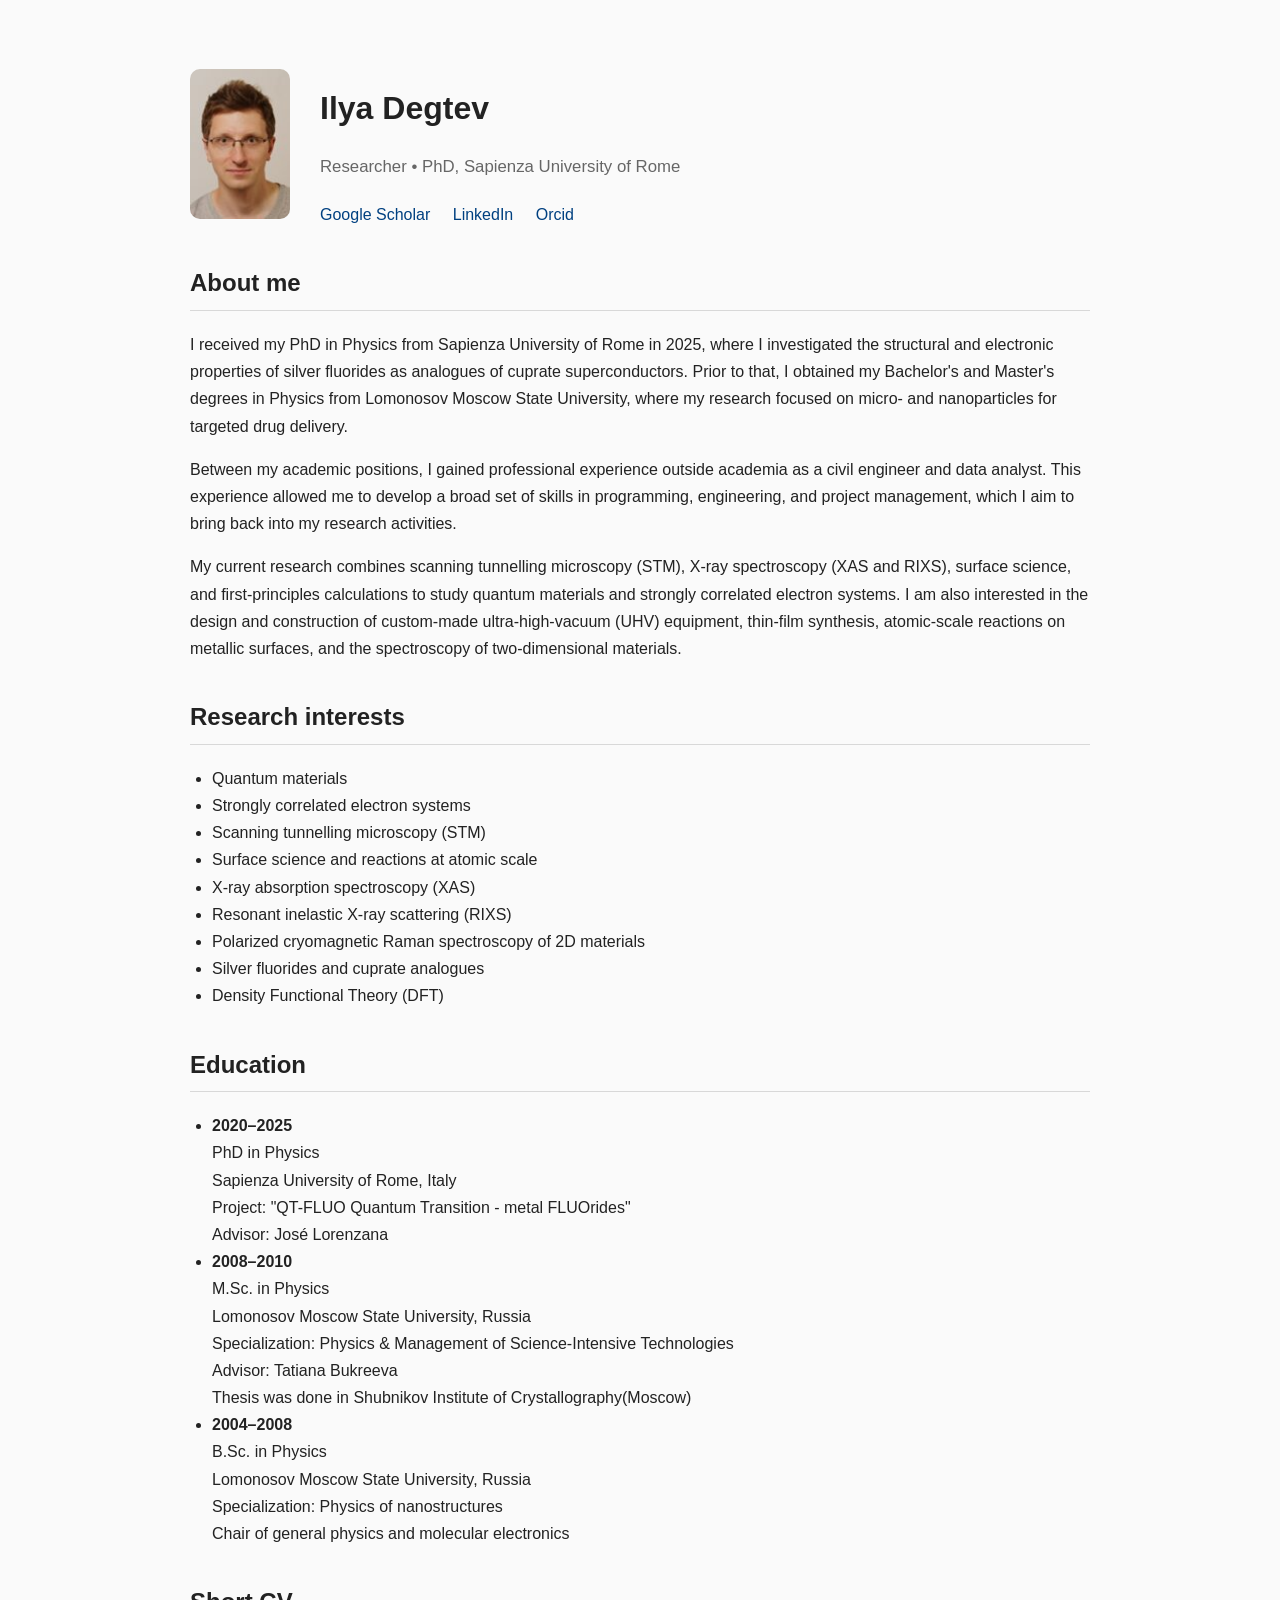
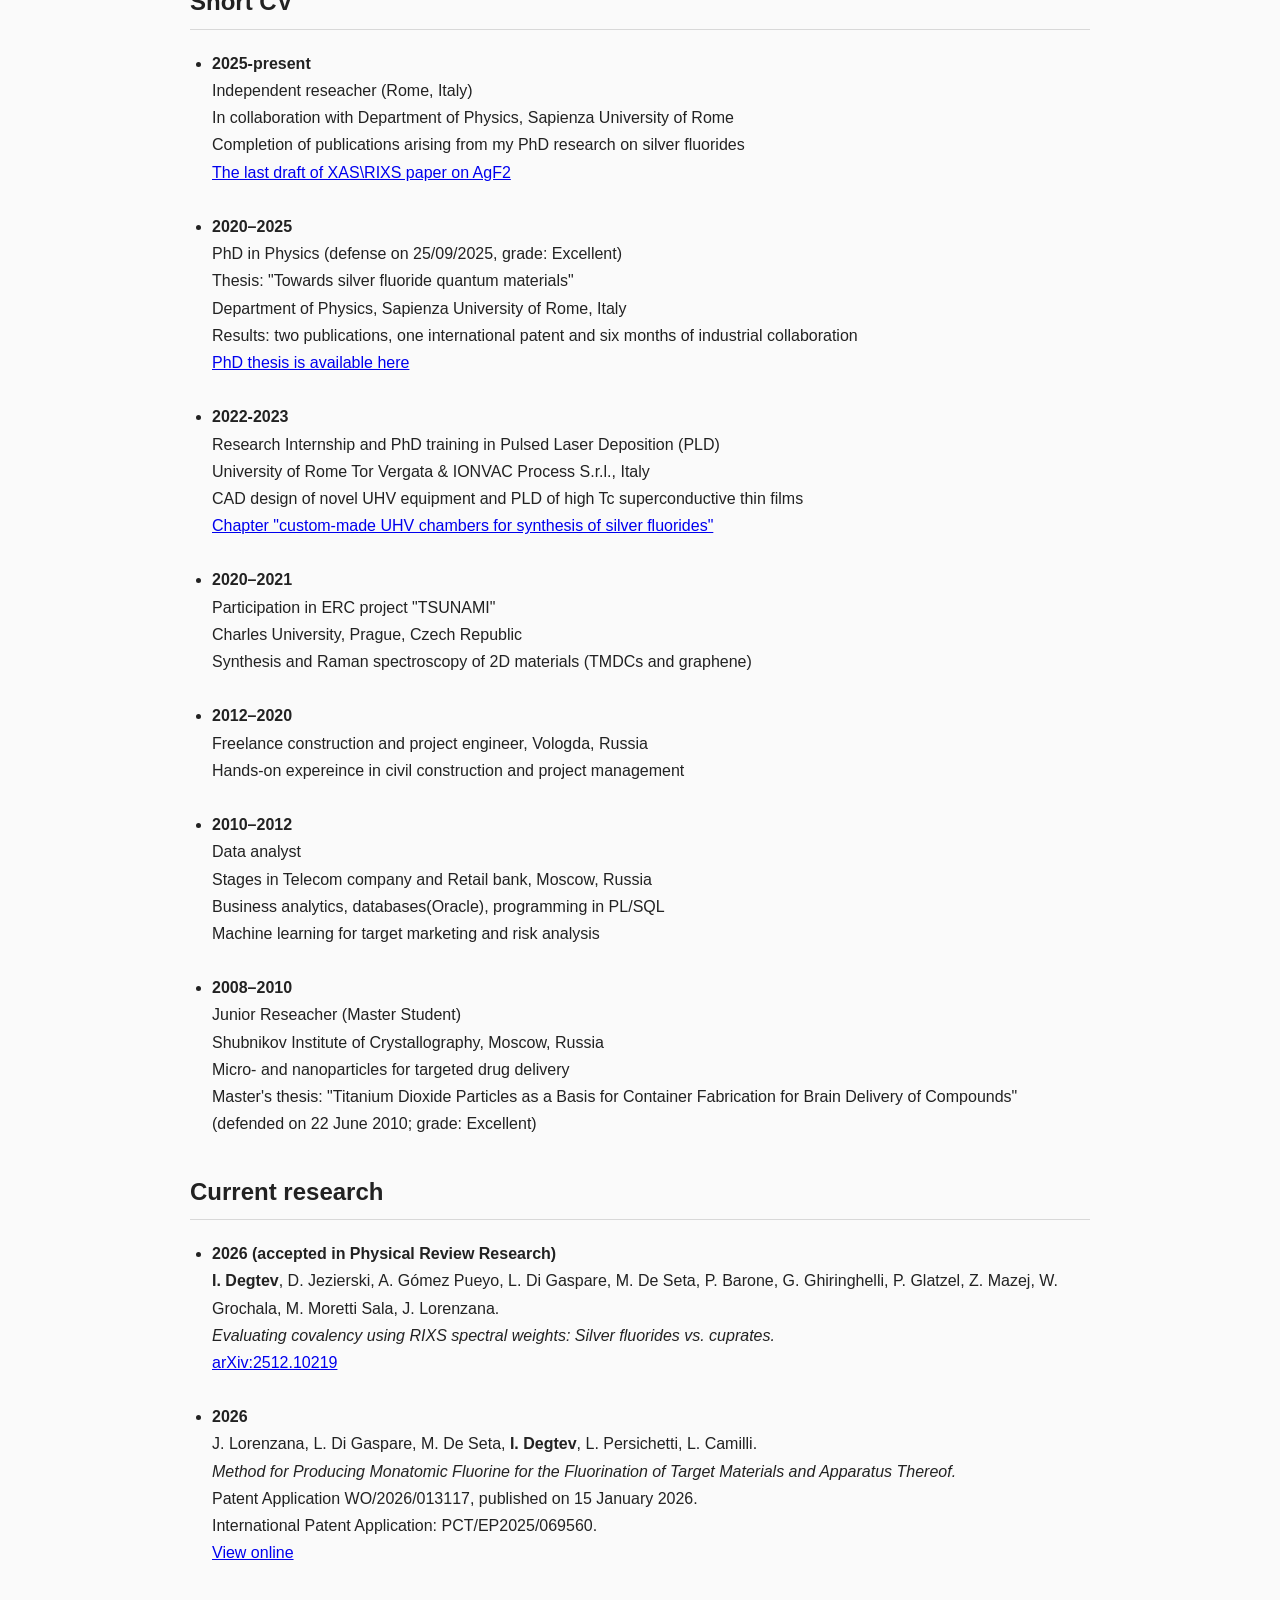
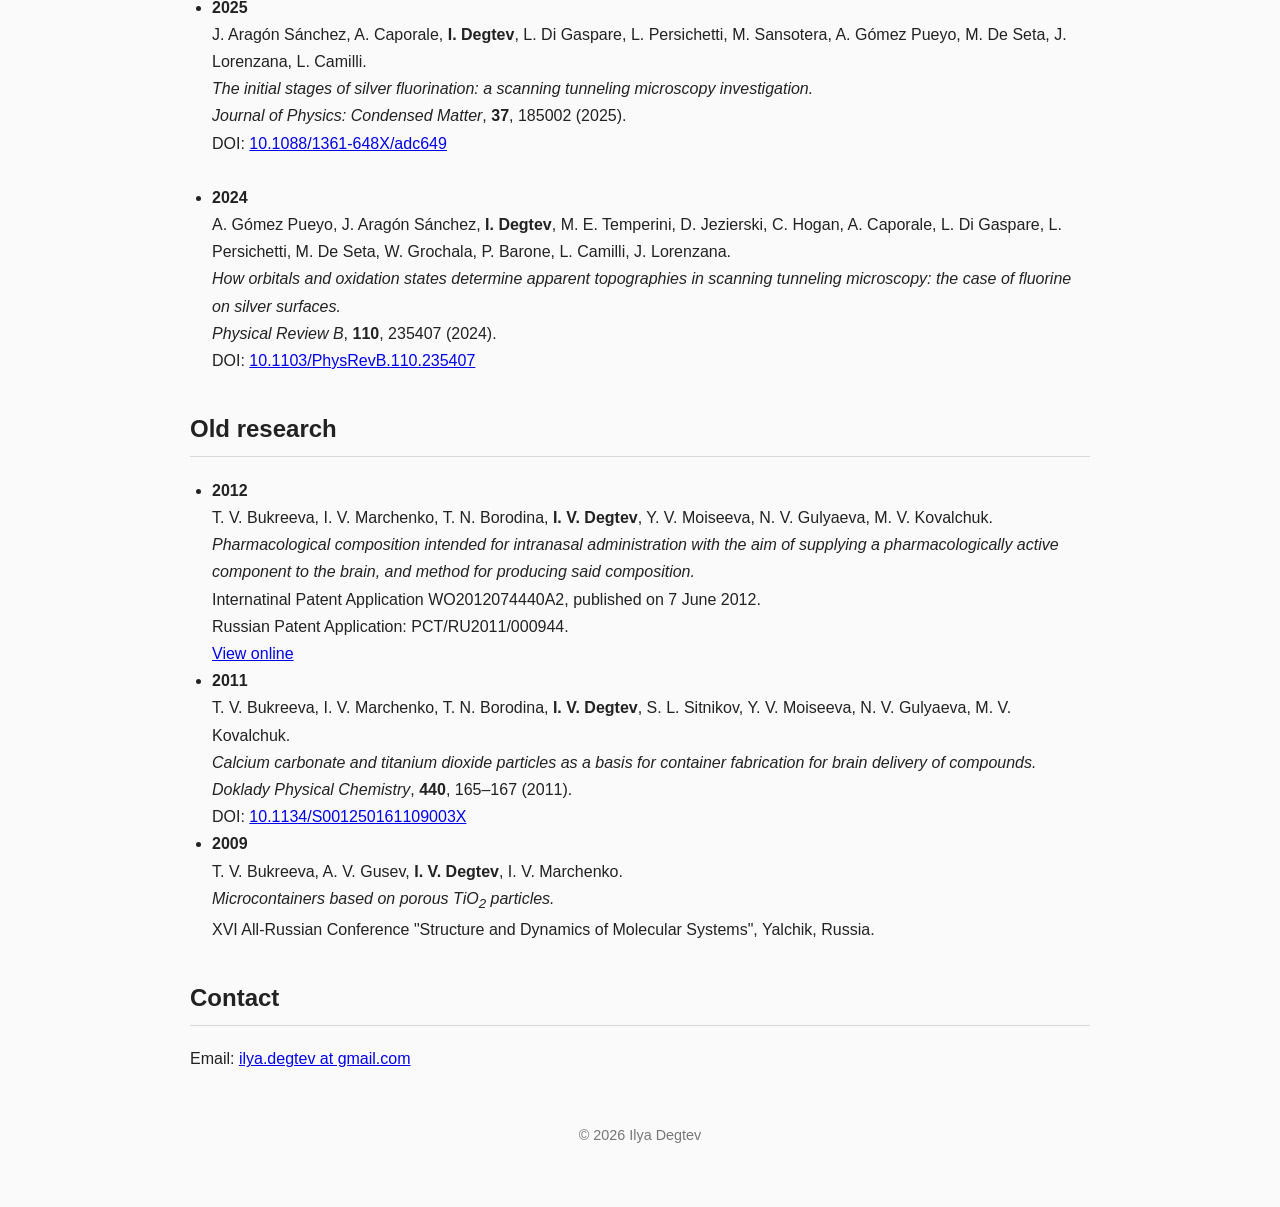
<file: index_one_page.html>
<!DOCTYPE html>
<html lang="en">

<head>
    <meta charset="UTF-8">
    <meta name="viewport" content="width=device-width, initial-scale=1.0">
    <title>Ilya Degtev</title>

    <style>

        body {
            max-width: 900px;
            margin: 40px auto;
            padding: 20px;
            font-family: Arial, Helvetica, sans-serif;
            line-height: 1.7;
            color: #222;
            background-color: #fafafa;
        }

        h1 {
            margin-bottom: 5px;
        }

        h2 {
            margin-top: 35px;
            padding-bottom: 6px;
            border-bottom: 1px solid #d8d8d8;
        }

        .subtitle {
            color: #666;
            margin-bottom: 20px;
            font-size: 1.05em;
        }

        .header {
            display: flex;
            align-items: center;
            gap: 30px;
            flex-wrap: wrap;
        }

        .photo {
            width: 100px;
            border-radius: 10px;
        }

        .links {
            margin-top: 15px;
        }

        .links a {
            margin-right: 18px;
            text-decoration: none;
            color: #004080;
        }

        .links a:hover {
            text-decoration: underline;
        }

        ul {
            padding-left: 22px;
        }

        footer {
            margin-top: 50px;
            font-size: 0.9em;
            color: #777;
            text-align: center;
        }

    </style>
</head>

<body>

<div class="header">

    <img src="photo.jpg" alt="Photo" class="photo">

    <div>

        <h1>Ilya Degtev</h1>

        <p class="subtitle">
            Researcher • PhD, Sapienza University of Rome
        </p>

        <div class="links">
            <a href="https://scholar.google.com/citations?user=ADfDHHoAAAAJ&hl=en">Google Scholar</a> 
            <a href="https://it.linkedin.com/in/ilya-degtev-585a05272">LinkedIn</a>
            <a href="https://orcid.org/0009-0006-9669-7552">Orcid</a>            
        </div>

    </div>

</div>

    
<h2>About me</h2>

<p>
I received my PhD in Physics from Sapienza University of Rome in 2025, where I investigated
the structural and electronic properties of silver fluorides as analogues of cuprate
superconductors. Prior to that, I obtained my Bachelor's and Master's degrees in Physics
from Lomonosov Moscow State University, where my research focused on micro- and nanoparticles
for targeted drug delivery.
</p>

<p>
Between my academic positions, I gained professional experience outside academia as a
civil engineer and data analyst. This experience allowed me to develop a broad set of
skills in programming, engineering, and project management, which I aim to bring back
into my research activities.
</p>

<p>
My current research combines scanning tunnelling microscopy (STM), X-ray spectroscopy
(XAS and RIXS), surface science, and first-principles calculations to study quantum
materials and strongly correlated electron systems. I am also interested in the design
and construction of custom-made ultra-high-vacuum (UHV) equipment, thin-film synthesis,
atomic-scale reactions on metallic surfaces, and the spectroscopy of two-dimensional
materials.
</p>

<!--
<p>
In addition, I have experience in programming, data analysis, and modelling using
Matlab and R. I hold two international patents and am a co-author of several scientific
publications.
</p>
-->

<h2>Research interests</h2>

<ul>
    <li>Quantum materials</li>
    <li>Strongly correlated electron systems</li>
    <li>Scanning tunnelling microscopy (STM)</li>
    <li>Surface science and reactions at atomic scale</li>
    <li>X-ray absorption spectroscopy (XAS)</li>
    <li>Resonant inelastic X-ray scattering (RIXS)</li>
    <li>Polarized cryomagnetic Raman spectroscopy of 2D materials</li>
    <li>Silver fluorides and cuprate analogues</li>
    <li>Density Functional Theory (DFT)</li>
</ul>

<h2>Education</h2>

<ul>

    <li>
        <strong>2020–2025</strong><br>
        PhD in Physics<br>
        Sapienza University of Rome, Italy<br>
        Project: "QT-FLUO Quantum Transition - metal FLUOrides"<br>
        Advisor: José Lorenzana
    </li>

    <li>
        <strong>2008–2010</strong><br>
        M.Sc. in Physics<br>
        Lomonosov Moscow State University, Russia<br>
        Specialization: Physics & Management of Science-Intensive Technologies<br>
        Advisor: Tatiana Bukreeva<br>
        Thesis was done in Shubnikov Institute of Crystallography(Moscow)
    </li>

    <li>
        <strong>2004–2008</strong><br>
        B.Sc. in Physics<br>
        Lomonosov Moscow State University, Russia<br>
        Specialization: Physics of nanostructures<br>
        Chair of general physics and molecular electronics
    </li>

    </ul>
    

<h2> Short CV </h2>

<ul>

<li>
        <strong>2025-present</strong><br>
        Independent reseacher (Rome, Italy)<br>
        In collaboration with Department of Physics, Sapienza University of Rome<br>
        Completion of publications arising from my PhD research on silver fluorides <br>
        <a href="WM10332.pdf">The last draft of XAS\RIXS paper on AgF2 </a>
</li>
    
<br>
    
    <li>
        <strong>2020–2025</strong><br>
        PhD in Physics (defense on 25/09/2025, grade: Excellent)<br>
        Thesis: "Towards silver fluoride quantum materials" <br>
        Department of Physics, Sapienza University of Rome, Italy<br>
        Results: two publications, one international patent and six months of industrial collaboration <br>
        <a href="https://iris.uniroma1.it/retrieve/c30785e0-e6a7-4a7c-a895-bb835d2baa29/Tesi_dottorato_Degtev.pdf"> PhD thesis is available here </a>    
    </li>

    <br>

     <li>
        <strong>2022-2023</strong><br>
        Research Internship and PhD training in Pulsed Laser Deposition (PLD)<br>
        University of Rome Tor Vergata & IONVAC Process S.r.l., Italy<br>
        CAD design of novel UHV equipment and PLD of high Tc superconductive thin films<br>
        <a href="Custom_UHV_chambers.pdf">Chapter "custom-made UHV chambers for synthesis of silver fluorides"</a>
     </li>
    

    <br>
       
    <li>    
        <strong>2020–2021</strong><br>
        Participation in ERC project "TSUNAMI"<br>
        Charles University, Prague, Czech Republic<br>
        Synthesis and Raman spectroscopy of 2D materials (TMDCs and graphene)
    </li>
   

    <br>

    <li>
        <strong>2012–2020</strong><br>
        Freelance construction and project engineer, Vologda, Russia<br>
        Hands-on expereince in civil construction and project management
    </li>

    <br>
    
    <li>
        <strong>2010–2012</strong><br>
        Data analyst <br>
        Stages in Telecom company and Retail bank, Moscow, Russia <br>
        Business analytics, databases(Oracle), programming in PL/SQL <br>
        Machine learning for target marketing and risk analysis
    </li>

    <br>
    
    <li>
        <strong>2008–2010</strong><br>
        Junior Reseacher (Master Student)<br>
        Shubnikov Institute of Crystallography, Moscow, Russia<br>
        Micro- and nanoparticles for targeted drug delivery<br>
        Master's thesis: "Titanium Dioxide Particles as a Basis for Container Fabrication for Brain Delivery of Compounds" <br>
        (defended on 22 June 2010; grade: Excellent)<br>
        <!--  <a href="Master_thesis_part.pdf">Key part of my Master's thesis</a> -->
    </li>
    
</ul>


<h2>Current research</h2>

<ul>

    <li>
        <strong>2026 (accepted in Physical Review Research)</strong><br>
        <b>I. Degtev</b>, D. Jezierski, A. Gómez Pueyo,
        L. Di Gaspare, M. De Seta, P. Barone,
        G. Ghiringhelli, P. Glatzel, Z. Mazej,
        W. Grochala, M. Moretti Sala, J. Lorenzana.<br>

        <i>Evaluating covalency using RIXS spectral weights:
        Silver fluorides vs. cuprates.</i><br>

        <a href="https://arxiv.org/abs/2512.10219">
            arXiv:2512.10219
        </a>
    </li>

    <br>
    
    <li>
        <strong>2026</strong><br>

        J. Lorenzana, L. Di Gaspare, M. De Seta, <b> I. Degtev</b>,
        L. Persichetti, L. Camilli. <br>

        <i>Method for Producing Monatomic Fluorine for the Fluorination
        of Target Materials and Apparatus Thereof.</i><br>

        Patent Application WO/2026/013117,
        published on 15 January 2026.<br>

        International Patent Application:
        PCT/EP2025/069560.<br>

        <a href="https://patentscope.wipo.int/search/en/detail.jsf?docId=WO2026013117">
            View online
        </a>

    </li>
    

    <br>

    <li>
        <strong>2025</strong><br>
        J. Aragón Sánchez, A. Caporale,
        <b>I. Degtev</b>, L. Di Gaspare,
        L. Persichetti, M. Sansotera,
        A. Gómez Pueyo, M. De Seta,
        J. Lorenzana, L. Camilli.<br>

        <i>The initial stages of silver fluorination:
        a scanning tunneling microscopy investigation.</i><br>

        <i>Journal of Physics: Condensed Matter</i>,
        <b>37</b>, 185002 (2025).<br>

        DOI:
        <a href="https://doi.org/10.1088/1361-648X/adc649">
            10.1088/1361-648X/adc649
        </a>
    </li>

    <br>

    <li>
        <strong>2024</strong><br>
        A. Gómez Pueyo, J. Aragón Sánchez,
        <b>I. Degtev</b>, M. E. Temperini,
        D. Jezierski, C. Hogan, A. Caporale,
        L. Di Gaspare, L. Persichetti,
        M. De Seta, W. Grochala,
        P. Barone, L. Camilli, J. Lorenzana.<br>

        <i>How orbitals and oxidation states determine apparent topographies in scanning tunneling microscopy:
        the case of fluorine on silver surfaces.</i><br>

        <i>Physical Review B</i>,
        <b>110</b>, 235407 (2024).<br>

        DOI:
        <a href="https://doi.org/10.1103/PhysRevB.110.235407">
            10.1103/PhysRevB.110.235407
        </a>
    </li>
   

</ul>

<h2>Old research</h2>

<ul>

    <li>
        <strong>2012</strong><br>

        T. V. Bukreeva, I. V. Marchenko,
        T. N. Borodina, <b>I. V. Degtev</b>,
        Y. V. Moiseeva, N. V. Gulyaeva,
        M. V. Kovalchuk.<br>

        <i>Pharmacological composition intended for intranasal administration
        with the aim of supplying a pharmacologically active component to the brain,
        and method for producing said composition.</i><br>

        Internatinal Patent Application WO2012074440A2,
        published on 7 June 2012.<br>

        Russian Patent Application:
        PCT/RU2011/000944.<br>

        <a href="https://patents.google.com/patent/WO2012074440A2/en">
            View online
        </a>

 <li>
        <strong>2011</strong><br>
        T. V. Bukreeva, I. V. Marchenko,
        T. N. Borodina, <b>I. V. Degtev</b>,
        S. L. Sitnikov, Y. V. Moiseeva,
        N. V. Gulyaeva, M. V. Kovalchuk.<br>

        <i>Calcium carbonate and titanium dioxide particles
        as a basis for container fabrication for brain delivery of compounds.</i><br>

        <i>Doklady Physical Chemistry</i>,
        <b>440</b>, 165–167 (2011).<br>

        DOI:
        <a href="https://doi.org/10.1134/S001250161109003X">
            10.1134/S001250161109003X
        </a>
</li>

<li>
    <strong>2009</strong><br>

    T. V. Bukreeva, A. V. Gusev,
    <b>I. V. Degtev</b>, I. V. Marchenko.<br>

    <i>
        Microcontainers based on porous TiO<sub>2</sub> particles.
    </i><br>

    XVI All-Russian Conference "Structure and Dynamics of Molecular Systems",
    Yalchik, Russia.
</li>

        
    </li>



    

</ul>

    
<h2>Contact</h2>

<p>

Email:
<a href="mailto:ilya.degtev at gmail.com">
ilya.degtev at gmail.com
</a>

</p>

<footer>

© 2026 Ilya Degtev

</footer>

</body>
</html>
</file>
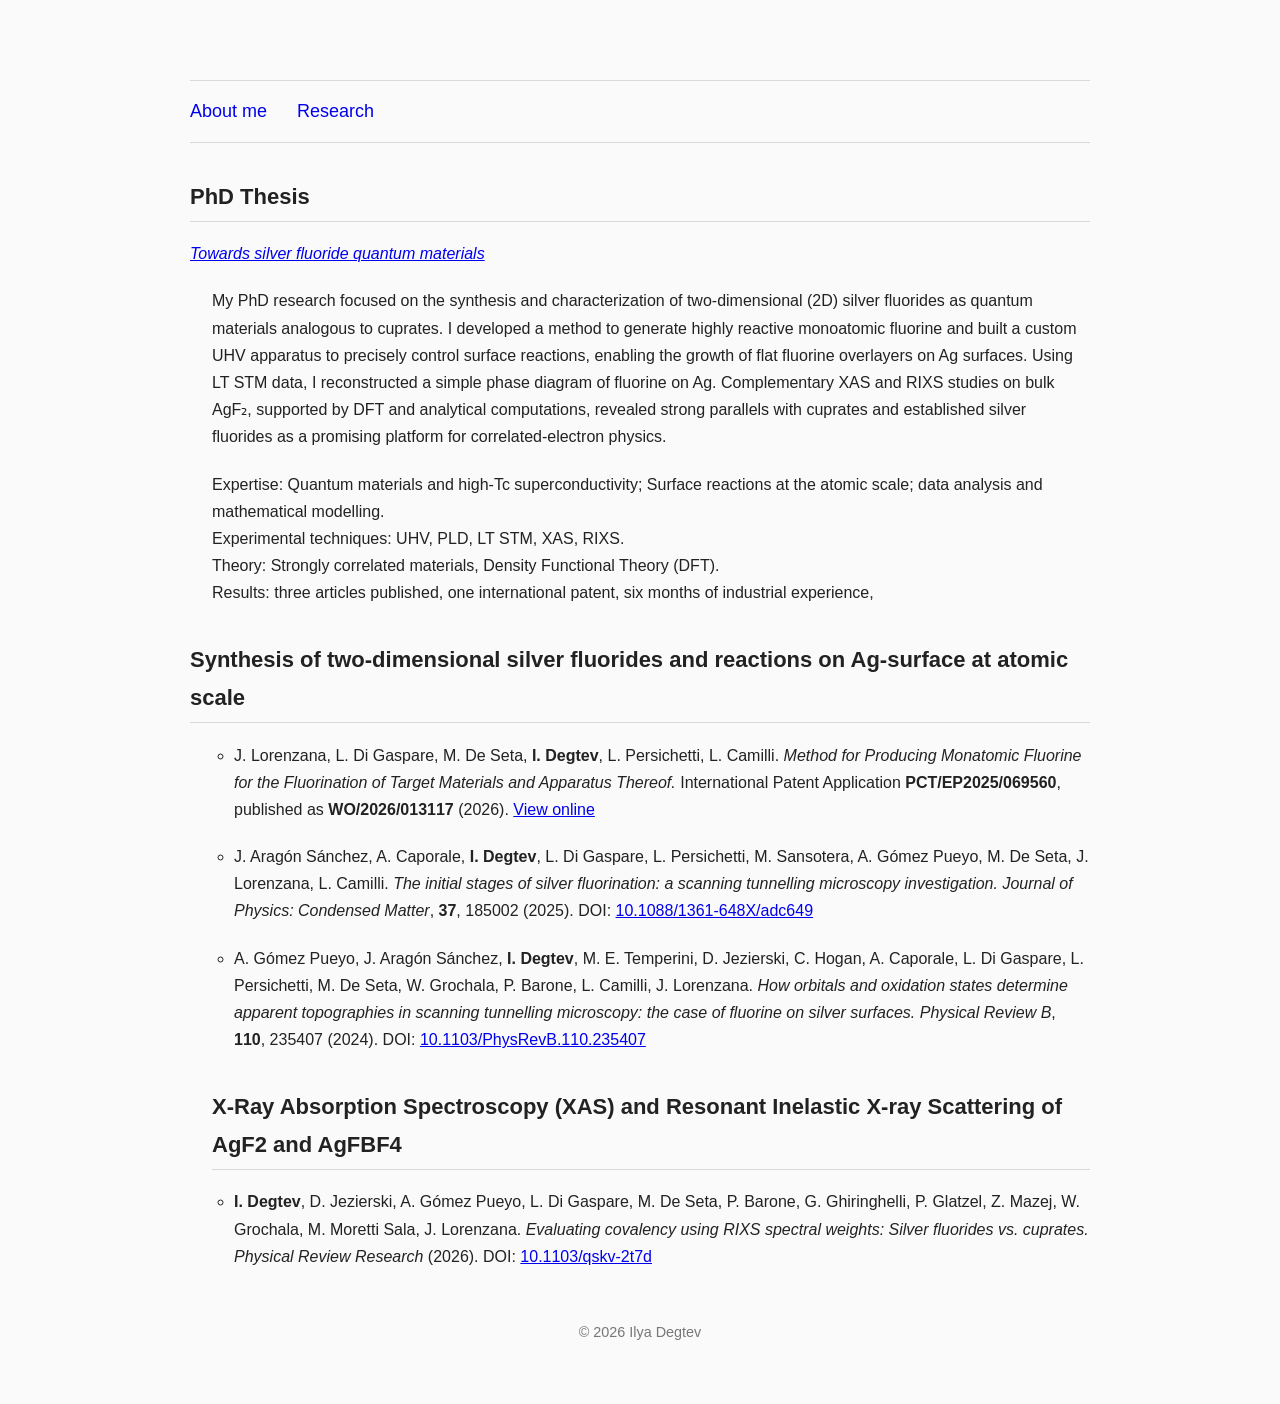
<file: research.html>
<!DOCTYPE html>
<html lang="en">

<head>

    <meta charset="UTF-8">
    <meta name="viewport" content="width=device-width, initial-scale=1.0">

    <title>Ilya Degtev — Publications</title>

    <link rel="stylesheet" href="style.css">

</head>

<body>

<nav>

    <a href="index.html">About me</a>
    <a href="research.html">Research</a>

</nav>

<h2> PhD Thesis </h2>

    <p>
    <i>
        <a href="https://iris.uniroma1.it/retrieve/c30785e0-e6a7-4a7c-a895-bb835d2baa29/Tesi_dottorato_Degtev.pdf" target="_blank">
            Towards silver fluoride quantum materials
        </a>
    </i>
</p>

    

    <ul>
        <p>
    My PhD research focused on the synthesis and characterization of two-dimensional (2D) silver fluorides as quantum materials analogous to cuprates. 
    I developed a method to generate highly reactive monoatomic fluorine and built a custom UHV apparatus to precisely control surface reactions, enabling the growth of flat fluorine overlayers on Ag surfaces. 
    Using LT STM data, I reconstructed a simple phase diagram of fluorine on Ag. Complementary XAS and RIXS studies on bulk AgF₂, supported by DFT and analytical computations, 
    revealed strong parallels with cuprates and established silver fluorides as a promising platform for correlated-electron physics.
        </p>

        <p>
Expertise: Quantum materials and high-Tc superconductivity; Surface reactions at the atomic scale; data analysis and mathematical modelling.<br>
Experimental techniques: UHV, PLD, LT STM, XAS, RIXS. <br>
Theory: Strongly correlated materials, Density Functional Theory (DFT). <br>
Results: three articles published, one international patent, six months of industrial experience,
        <p>

    </ul>    

    

<h2> Synthesis of two-dimensional silver fluorides and reactions on Ag-surface at atomic scale </h2>

<ul>

<ul>

 <li>
        J. Lorenzana, L. Di Gaspare, M. De Seta,
        <b>I. Degtev</b>, L. Persichetti, L. Camilli.
        <i>Method for Producing Monatomic Fluorine for the Fluorination
        of Target Materials and Apparatus Thereof.</i>
        International Patent Application
        <b>PCT/EP2025/069560</b>, published as
        <b>WO/2026/013117</b> (2026).
        <a href="https://patentscope.wipo.int/search/en/detail.jsf?docId=WO2026013117">
            View online
        </a>
    </li>

    <li>
        J. Aragón Sánchez, A. Caporale, <b>I. Degtev</b>, L. Di Gaspare,
        L. Persichetti, M. Sansotera, A. Gómez Pueyo, M. De Seta,
        J. Lorenzana, L. Camilli.
        <i>The initial stages of silver fluorination:
        a scanning tunnelling microscopy investigation.</i>
        <i>Journal of Physics: Condensed Matter</i>, <b>37</b>, 185002 (2025).
        DOI: <a href="https://doi.org/10.1088/1361-648X/adc649">10.1088/1361-648X/adc649</a>
    </li>

    <li>
        A. Gómez Pueyo, J. Aragón Sánchez, <b>I. Degtev</b>,
        M. E. Temperini, D. Jezierski, C. Hogan, A. Caporale,
        L. Di Gaspare, L. Persichetti, M. De Seta, W. Grochala,
        P. Barone, L. Camilli, J. Lorenzana.
        <i>How orbitals and oxidation states determine apparent
        topographies in scanning tunnelling microscopy:
        the case of fluorine on silver surfaces.</i>
        <i>Physical Review B</i>, <b>110</b>, 235407 (2024).
        DOI: <a href="https://doi.org/10.1103/PhysRevB.110.235407">10.1103/PhysRevB.110.235407</a>
    </li>

</ul>

<h2>X-Ray Absorption Spectroscopy (XAS) and Resonant Inelastic X-ray Scattering of AgF2 and AgFBF4 </h2>

<ul>

    
    <li>
        <b>I. Degtev</b>, D. Jezierski, A. Gómez Pueyo, L. Di Gaspare,
        M. De Seta, P. Barone, G. Ghiringhelli, P. Glatzel,
        Z. Mazej, W. Grochala, M. Moretti Sala, J. Lorenzana.
        <i>Evaluating covalency using RIXS spectral weights:
        Silver fluorides vs. cuprates.</i>
        <i>Physical Review Research</i> (2026).
        DOI: <a href="https://doi.org/10.1103/qskv-2t7d">10.1103/qskv-2t7d</a>
    </li>

   
    
<!--
    <li>
        T. V. Bukreeva, I. V. Marchenko, T. N. Borodina,
        <b>I. V. Degtev</b>, Y. V. Moiseeva, N. V. Gulyaeva,
        M. V. Kovalchuk.
        <i>Pharmacological composition intended for intranasal
        administration with the aim of supplying a pharmacologically
        active component to the brain, and method for producing
        said composition.</i>
        International Patent Application
        <b>PCT/RU2011/000944</b>, published as
        <b>WO2012074440A2</b> (2012).
        <a href="https://patents.google.com/patent/WO2012074440A2/en">
            View online
        </a>
    </li>
-->
    
</ul>

<!--
    
    <li>

        <strong>2011</strong><br>

        T. V. Bukreeva, I. V. Marchenko,
        T. N. Borodina, <b>I. V. Degtev</b>,
        S. L. Sitnikov, Y. V. Moiseeva,
        N. V. Gulyaeva, M. V. Kovalchuk.<br>

        <i>
            Calcium carbonate and titanium dioxide particles
            as a basis for container fabrication for brain delivery
            of compounds.
        </i><br>

        <i>Doklady Physical Chemistry</i>,
        <b>440</b>, 165–167 (2011).<br>

        DOI:

        <a href="https://doi.org/10.1134/S001250161109003X">
            10.1134/S001250161109003X
        </a>

    </li>

-->
    
</ul>

<footer>

    © 2026 Ilya Degtev

</footer>

</body>

</html>
</file>
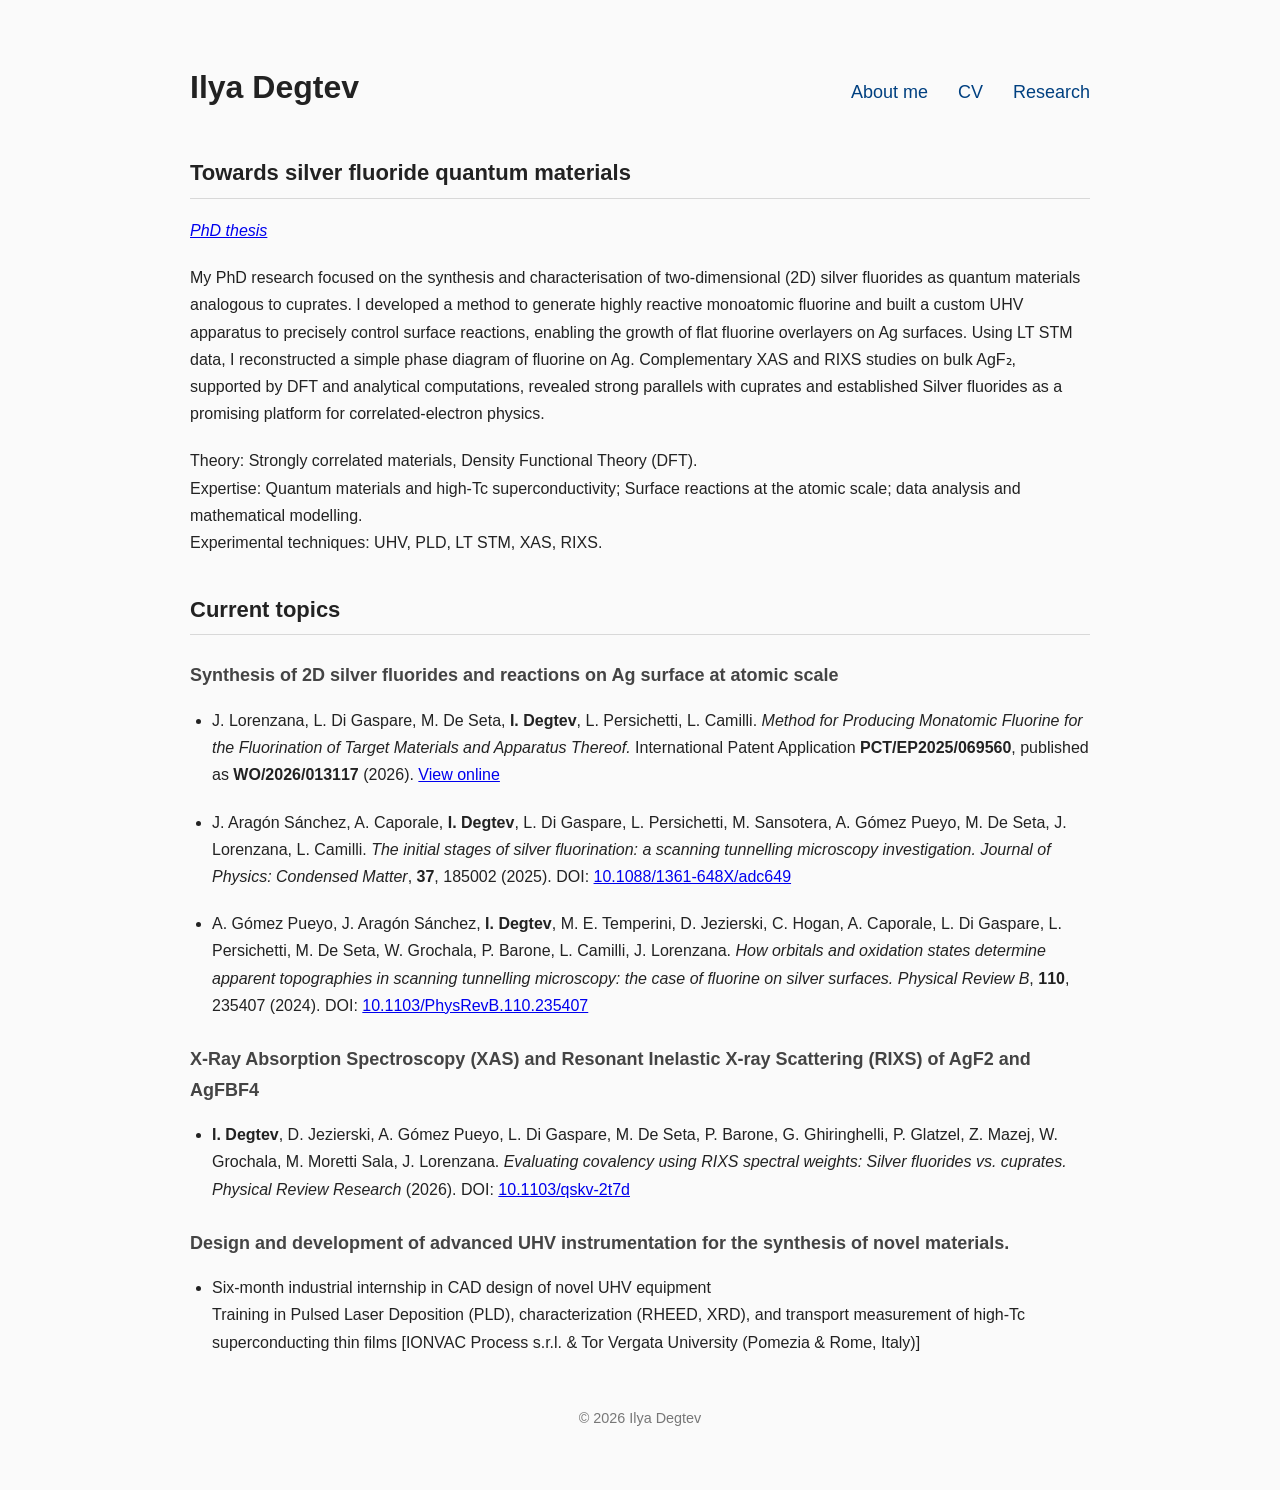
<file: research2.html>
<!DOCTYPE html>
<html lang="en">

<head>

    <meta charset="UTF-8">
    <meta name="viewport" content="width=device-width, initial-scale=1.0">

    <title>Ilya Degtev — Research</title>

    <link rel="stylesheet" href="style2.css">

</head>

<body>

<header class="top">

    <h1>Ilya Degtev</h1>

    <nav>
        <a href="index.html">About me</a>
        <a href="cv.html"> CV</a>
        <a href="research2.html">Research</a>
    </nav>

</header>


<h2>Towards silver fluoride quantum materials</h2>

<p>
    <i>
        <a href="https://iris.uniroma1.it/retrieve/c30785e0-e6a7-4a7c-a895-bb835d2baa29/Tesi_dottorato_Degtev.pdf" target="_blank">
            PhD thesis
        </a>
    </i>
</p>

<p>
    My PhD research focused on the synthesis and characterisation of
 two-dimensional (2D) silver fluorides as quantum materials analogous
 to cuprates. I developed a method to generate highly reactive
 monoatomic fluorine and built a custom UHV apparatus to precisely
 control surface reactions, enabling the growth of flat fluorine
 overlayers on Ag surfaces. Using LT STM data, I reconstructed a simple phase diagram of fluorine on Ag. Complementary XAS and
    RIXS studies on bulk AgF₂, supported by DFT and analytical
 computations, revealed strong parallels with cuprates and established
 Silver fluorides as a promising platform for correlated-electron physics.
</p>

<p>

    Theory: Strongly correlated materials, Density Functional Theory (DFT).<br>
    Expertise: Quantum materials and high-Tc superconductivity;
    Surface reactions at the atomic scale; data analysis and mathematical modelling.<br>
    Experimental techniques: UHV, PLD, LT STM, XAS, RIXS.<br>

</p>


<h2> Current topics </h2>
    

<h3>Synthesis of 2D silver fluorides and reactions on Ag surface at atomic scale</h3>

<ul>

    <li>
        J. Lorenzana, L. Di Gaspare, M. De Seta,
        <b>I. Degtev</b>, L. Persichetti, L. Camilli.
        <i>Method for Producing Monatomic Fluorine for the Fluorination
        of Target Materials and Apparatus Thereof.</i>
        International Patent Application
        <b>PCT/EP2025/069560</b>, published as
        <b>WO/2026/013117</b> (2026).
        <a href="https://patentscope.wipo.int/search/en/detail.jsf?docId=WO2026013117">
            View online
        </a>
    </li>

    <li>
        J. Aragón Sánchez, A. Caporale, <b>I. Degtev</b>, L. Di Gaspare,
        L. Persichetti, M. Sansotera, A. Gómez Pueyo, M. De Seta,
        J. Lorenzana, L. Camilli.
        <i>The initial stages of silver fluorination:
        a scanning tunnelling microscopy investigation.</i>
        <i>Journal of Physics: Condensed Matter</i>,
        <b>37</b>, 185002 (2025).
        DOI:
        <a href="https://doi.org/10.1088/1361-648X/adc649">
            10.1088/1361-648X/adc649
        </a>
    </li>

    <li>
        A. Gómez Pueyo, J. Aragón Sánchez, <b>I. Degtev</b>,
        M. E. Temperini, D. Jezierski, C. Hogan, A. Caporale,
        L. Di Gaspare, L. Persichetti, M. De Seta, W. Grochala,
        P. Barone, L. Camilli, J. Lorenzana.
        <i>How orbitals and oxidation states determine apparent
        topographies in scanning tunnelling microscopy:
        the case of fluorine on silver surfaces.</i>
        <i>Physical Review B</i>, <b>110</b>, 235407 (2024).
        DOI:
        <a href="https://doi.org/10.1103/PhysRevB.110.235407">
            10.1103/PhysRevB.110.235407
        </a>
    </li>

</ul>


<h3>X-Ray Absorption Spectroscopy (XAS) and Resonant Inelastic X-ray Scattering (RIXS) of AgF2 and AgFBF4</h3>

<ul>

    <li>
        <b>I. Degtev</b>, D. Jezierski, A. Gómez Pueyo, L. Di Gaspare,
        M. De Seta, P. Barone, G. Ghiringhelli, P. Glatzel,
        Z. Mazej, W. Grochala, M. Moretti Sala, J. Lorenzana.
        <i>Evaluating covalency using RIXS spectral weights:
        Silver fluorides vs. cuprates.</i>
        <i>Physical Review Research</i> (2026).
        DOI:
        <a href="https://doi.org/10.1103/qskv-2t7d">
            10.1103/qskv-2t7d
        </a>
    </li>

    
</ul>

    
<h3> Design and development of advanced UHV instrumentation for the synthesis of novel materials. </h3>

<ul>

    <li>
    Six-month industrial internship in CAD design of novel UHV equipment<br>
    Training in Pulsed Laser Deposition (PLD), 
    characterization (RHEED, XRD), and transport measurement of high-Tc superconducting thin films
    [IONVAC Process s.r.l. & Tor Vergata University   (Pomezia & Rome, Italy)]
    </li> 

</ul>
    

<footer>

    © 2026 Ilya Degtev

</footer>

</body>

</html>
</file>
<file: style2.css>
body {
    max-width: 900px;
    margin: 40px auto;
    padding: 20px;
    font-family: Arial, Helvetica, sans-serif;
    line-height: 1.7;
    color: #222;
    background-color: #fafafa;
}


/* =========================
   Main heading
   ========================= */

h1 {
    margin: 0;
    font-size: 32px;
}


/* =========================
   Section headings
   ========================= */

h2 {
    margin-top: 35px;
    padding-bottom: 6px;
    border-bottom: 1px solid #d8d8d8;
    font-size: 22px;
    font-weight: 600;
}

h3 {
    margin-top: 25px;
    margin-bottom: 10px;
    font-size: 18px;
    font-weight: 600;
    color: #444;
}

/* =========================
   Paragraphs
   ========================= */

p {
    margin-bottom: 20px;
}


/* =========================
   Top header
   ========================= */

.top {
    display: flex;
    justify-content: space-between;
    align-items: baseline;
    margin-bottom: 40px;
}


/* Navigation */

.top nav {
    display: flex;
    gap: 30px;
    margin: 0;
    padding: 0;
    border: none;
}

.top nav a {
    font-size: 18px;
    font-weight: 500;
    text-decoration: none;
    color: #004080;
}

.top nav a:hover {
    text-decoration: underline;
}


/* =========================
   Photo + About me
   ========================= */

.profile {
    display: grid;
    grid-template-columns: 220px 1fr;
    gap: 40px;
    align-items: start;
    margin-bottom: 20px;
}

.photo {
    width: 200px !important;
    height: 200px !important;
    object-fit: cover;
}

.about {
    margin-top: -20px;
}


/* =========================
   Links
   ========================= */

.links {
    margin-top: 15px;
}

.links a {
    margin-right: 18px;
    text-decoration: none;
    color: #004080;
}

.links a:hover {
    text-decoration: underline;
}


/* =========================
   Lists
   ========================= */

ul {
    padding-left: 22px;
}

li {
    margin-bottom: 20px;
}


/* =========================
   Short CV table
   ========================= */

table {
    width: 100%;
    border-collapse: collapse;
    margin-bottom: 20px;
}

td {
    vertical-align: top;
    padding: 4px 10px 10px 0;
}

td:first-child {
    width: 130px;
    white-space: nowrap;
}


/* =========================
   Footer
   ========================= */

footer {
    margin-top: 50px;
    font-size: 0.9em;
    color: #777;
    text-align: center;
}


/* =========================
Phone layout
========================= */

@media (max-width: 600px) {

body {
    margin: 20px auto;
    padding: 15px;
}

.top {
    align-items: baseline;
    margin-bottom: 30px;
}

.top h1 {
    font-size: 26px;
}

.top nav {
    gap: 15px;
}

.top nav a {
    font-size: 16px;
}

/* Let the text wrap around the photo */

.profile {
    display: block;
    margin-bottom: 20px;
}

.photo {
    float: left;
    display: block;
    width: 130px !important;
    height: 130px !important;
    object-fit: cover;
    margin: 0 15px 10px 0;
}

.about {
    margin-top: 0;
}

/* Make CV table fit better on small screens */

td:first-child {
    width: auto;
    white-space: nowrap;
}

}
</file>
<file: style.css>
body {
    max-width: 900px;
    margin: 40px auto;
    padding: 20px;
    font-family: Arial, Helvetica, sans-serif;
    line-height: 1.7;
    color: #222;
    background-color: #fafafa;
}

h1 {
    margin-bottom: 5px;
}


h2 {
    margin-top: 35px;
    padding-bottom: 6px;
    border-bottom: 1px solid #d8d8d8;
    font-size: 22px;
    font-weight: 600;
}

p {
    margin-bottom: 20px;
}

.header {
    display: flex;
    align-items: center;
    gap: 30px;
    flex-wrap: wrap;
    margin-bottom: 20px;
}

.photo {
    width: 200px !important;
    height: 200px !important;
}

.profile-info {
    flex: 1;
}

.subtitle {
    color: #666;
    margin-bottom: 20px;
    font-size: 1.05em;
}

.links {
    margin-top: 15px;
}

.links a {
    margin-right: 18px;
    text-decoration: none;
    color: #004080;
}

.links a:hover {
    text-decoration: underline;
}

nav {
    margin-top: 20px;
    margin-bottom: 35px;
    padding-top: 15px;
    padding-bottom: 15px;
    border-top: 1px solid #d8d8d8;
    border-bottom: 1px solid #d8d8d8;

    display: flex;
    gap: 30px;
}

nav a {
    font-family: Arial, Helvetica, sans-serif;
    font-size: 18px;
    font-weight: 500;
    text-decoration: none;
}

nav a:hover {
    text-decoration: underline;
}

ul {
    padding-left: 22px;
}

li {
    margin-bottom: 20px;
}

footer {
    margin-top: 50px;
    font-size: 0.9em;
    color: #777;
    text-align: center;
}

/* Short CV table */

table {
    width: 100%;
    border-collapse: collapse;
    margin-bottom: 20px;
}

td {
    vertical-align: top;
    padding: 4px 10px 10px 0;
}

td:first-child {
    width: 130px;
    white-space: nowrap;
}
</file>
